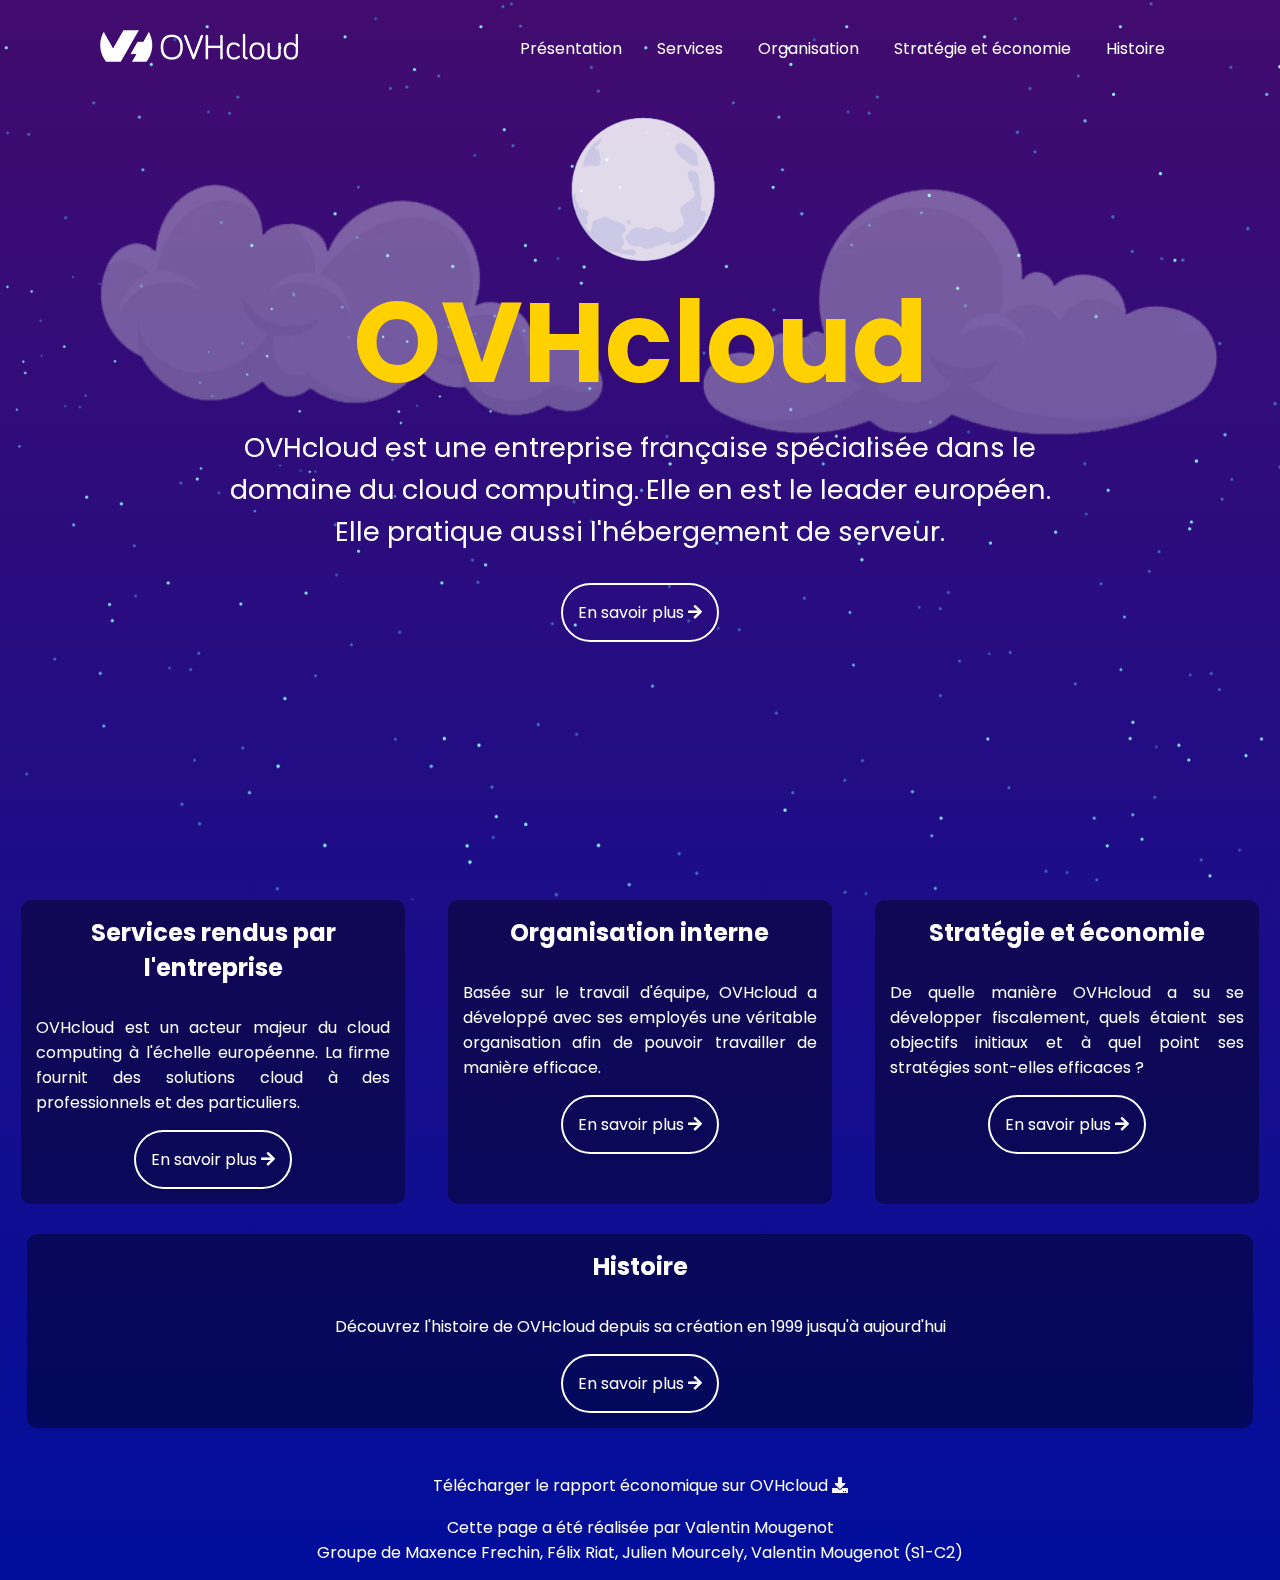
<file: index.html>
<!-- Page réalisée par Valentin MOUGENOT -->
<!DOCTYPE html>
<html lang="fr">
<head>
    <meta charset="UTF-8">
    <meta http-equiv="X-UA-Compatible" content="IE=edge">
    <meta name="viewport" content="width=device-width, initial-scale=1.0">
    <link rel="stylesheet" href="style_accueil.css">
    <link rel="stylesheet" href="https://cdnjs.cloudflare.com/ajax/libs/font-awesome/5.15.4/css/all.min.css"/>
    <link rel="icon" href="images/icones/favicon.ico">
    <title>Accueil</title>
</head>
<body>
    <header>
        <nav>
            <a href="#"><img src="./assets/logo-ovh.png" alt="logo-ovh"></a>
            <ul>
                <li><a href="page_1.html">Présentation</a></li>
                <li><a href="page_2.html">Services</a></li>
                <li><a href="page_3.html">Organisation</a></li>
                <li><a href="page_4.html">Stratégie et économie</a></li>
                <li><a href="histoire.html">Histoire</a></li>
            </ul>
        </nav>
        <div class="bg">
            <img src="./assets/stars.png" alt="stars" id="stars">
            <img src="./assets/moon.png" alt="moon" id="moon">
            <img src="./assets/cloud.png" alt="cloud" id="cloud">
        </div>
    </header>
    <section class="section-1">
        <div class="content">
            <h1 class="title">OVHcloud</h1>
            <p class="description">OVHcloud est une entreprise française spécialisée dans le domaine du cloud computing. Elle en est le leader européen. Elle pratique aussi l'hébergement de serveur.</p>
            <a href="page_1.html" class="btn first-btn">En savoir plus <i class="fas fa-arrow-right"></i></a>
        </div>
    </section>
    <section class="section-2">
        <div class="flex-box">
            <div class="flex-content">
                <h2>Services rendus par l'entreprise</h2>
                <p>OVHcloud est un acteur majeur du cloud computing à l'échelle européenne. La firme fournit des solutions cloud à des professionnels et des particuliers.</p>
                <a href="page_2.html" class="btn">En savoir plus <i class="fas fa-arrow-right"></i></a>
            </div>
            <div class="flex-content">
                <h2>Organisation interne</h2>
                <p>Basée sur le travail d'équipe, OVHcloud a développé avec ses employés une véritable organisation afin de pouvoir travailler de manière efficace.</p>
                <a href="page_3.html" class="btn">En savoir plus <i class="fas fa-arrow-right"></i></a>
            </div>
            <div class="flex-content">
                <h2>Stratégie et économie</h2>
                <p>De quelle manière OVHcloud a su se développer fiscalement, quels étaient ses objectifs initiaux et à quel point ses stratégies sont-elles efficaces ?</p>
                <a href="page_4.html" class="btn">En savoir plus <i class="fas fa-arrow-right"></i></a>
            </div>
        </div>
        <div class="histoire">
            <h2>Histoire</h2>
            <p>Découvrez l'histoire de OVHcloud depuis sa création en 1999 jusqu'à aujourd'hui</p>
            <a href="histoire.html" class="btn">En savoir plus <i class="fas fa-arrow-right"></i></a>
        </div>
    </section>
    <footer>
        <div class="rapport">
            <a href="doc/S1-C2_Felix-RIAT_Maxence-FRECHIN_Julien-MOURCELY_Valentin-MOUGENOT.pdf">Télécharger le rapport économique sur OVHcloud <i class="fas fa-download"></i></a>
        </div>
        <p>Cette page a été réalisée par Valentin Mougenot</p>
        <p>Groupe de Maxence Frechin, Félix Riat, Julien Mourcely, Valentin Mougenot (S1-C2)</p>
    </footer>
    <script src="index_accueil.js"></script>
</body>
</html>
</file>
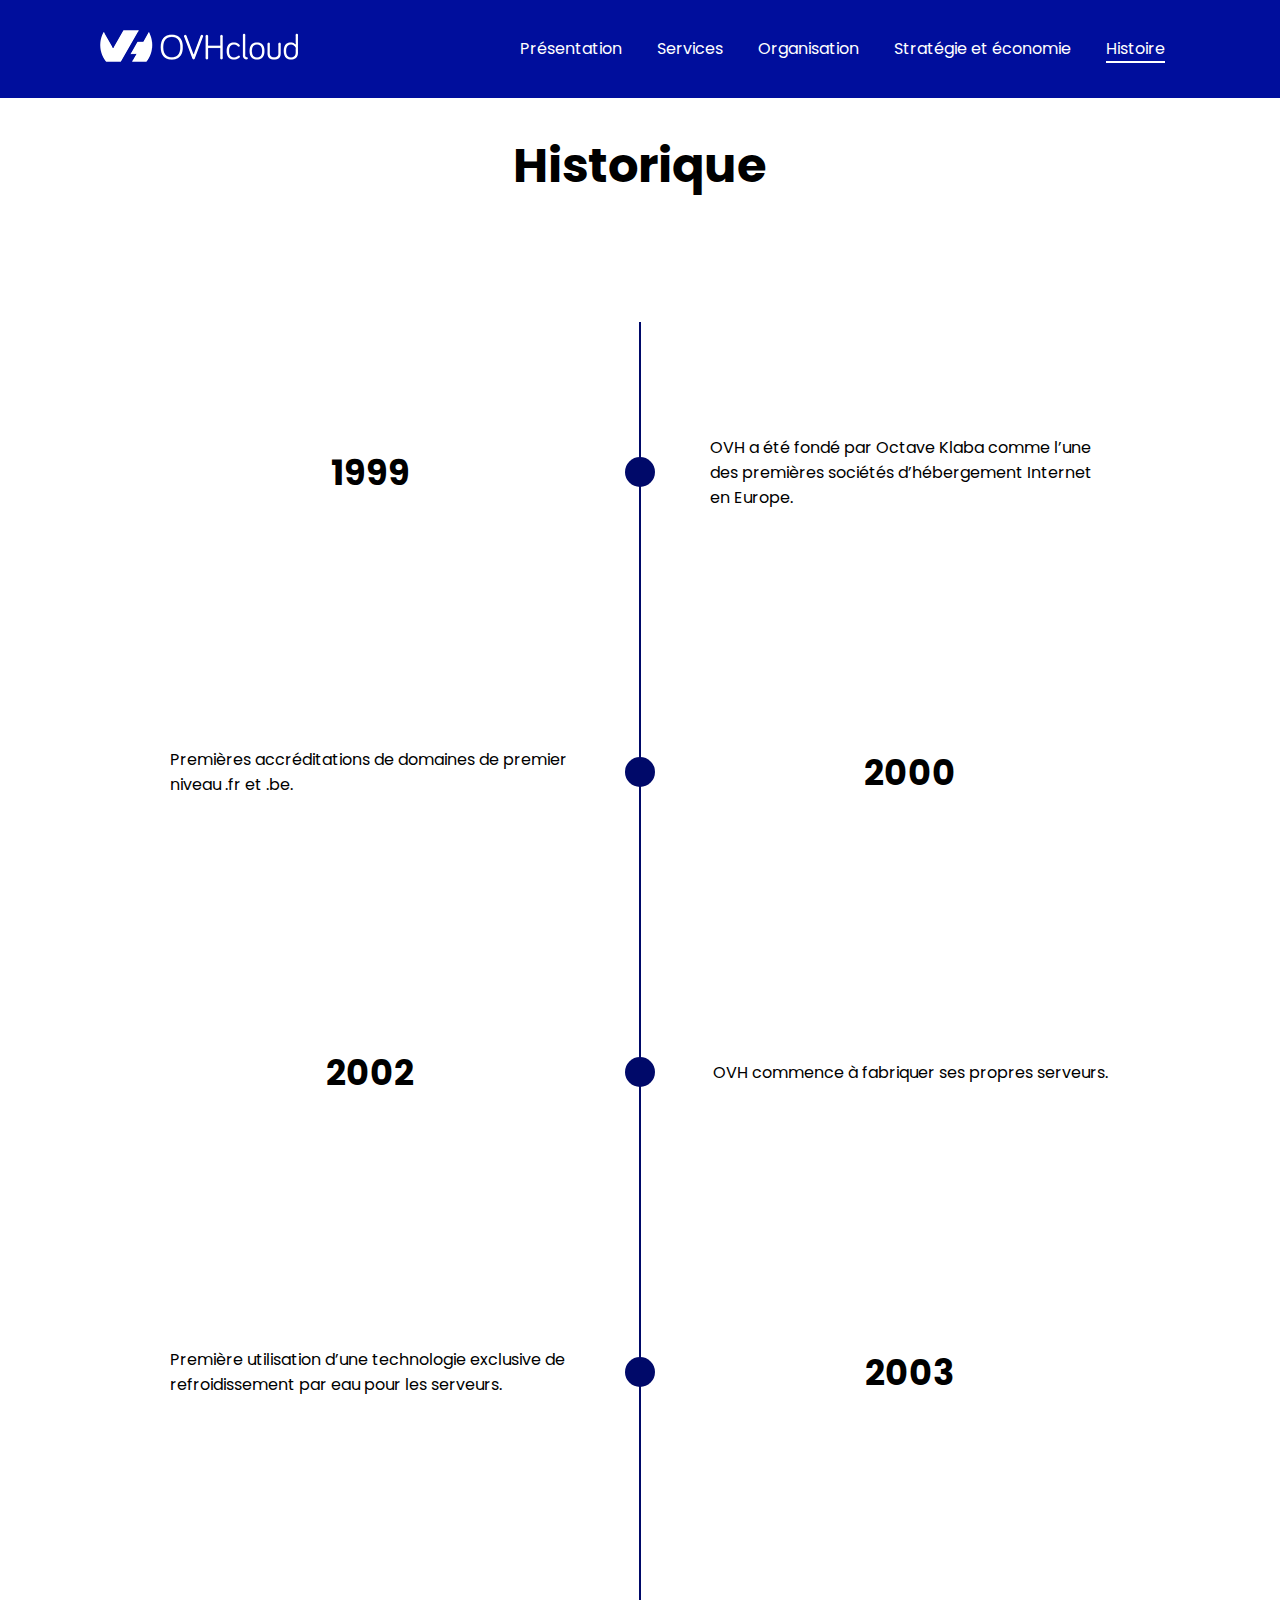
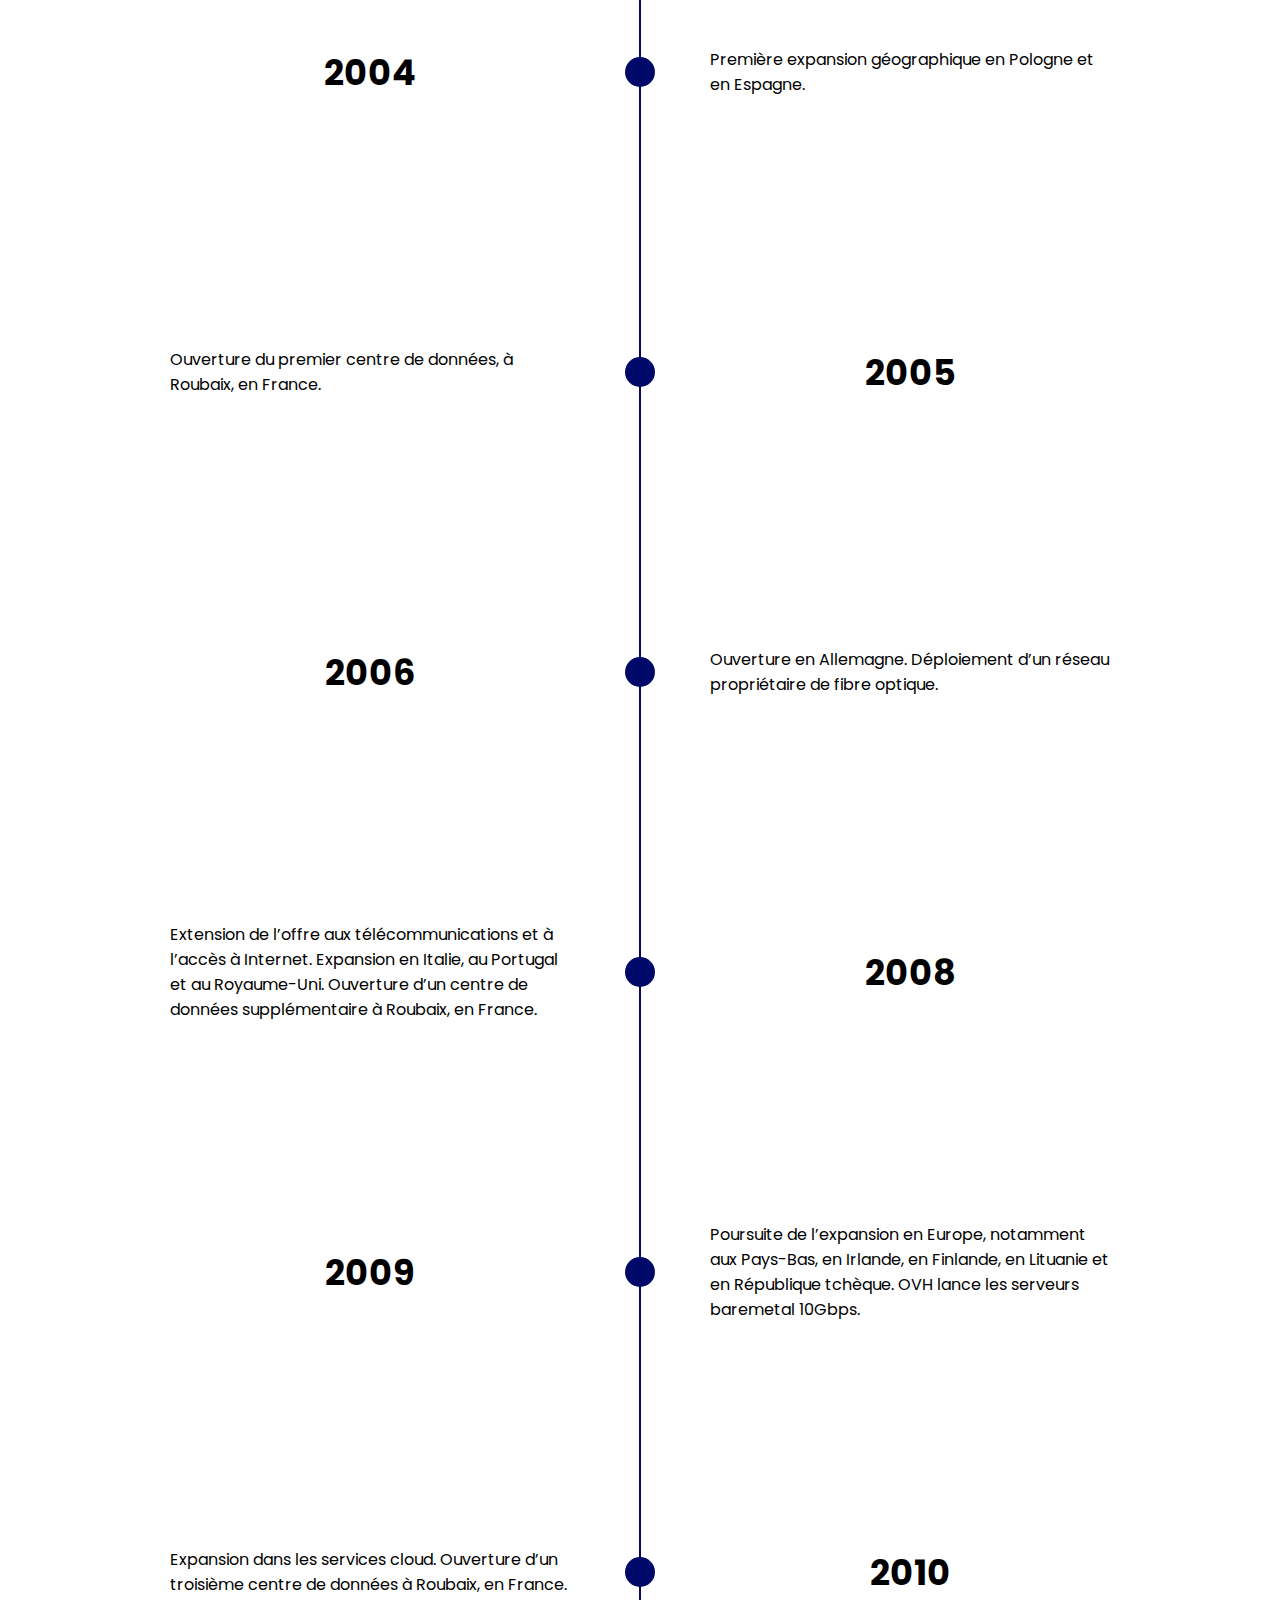
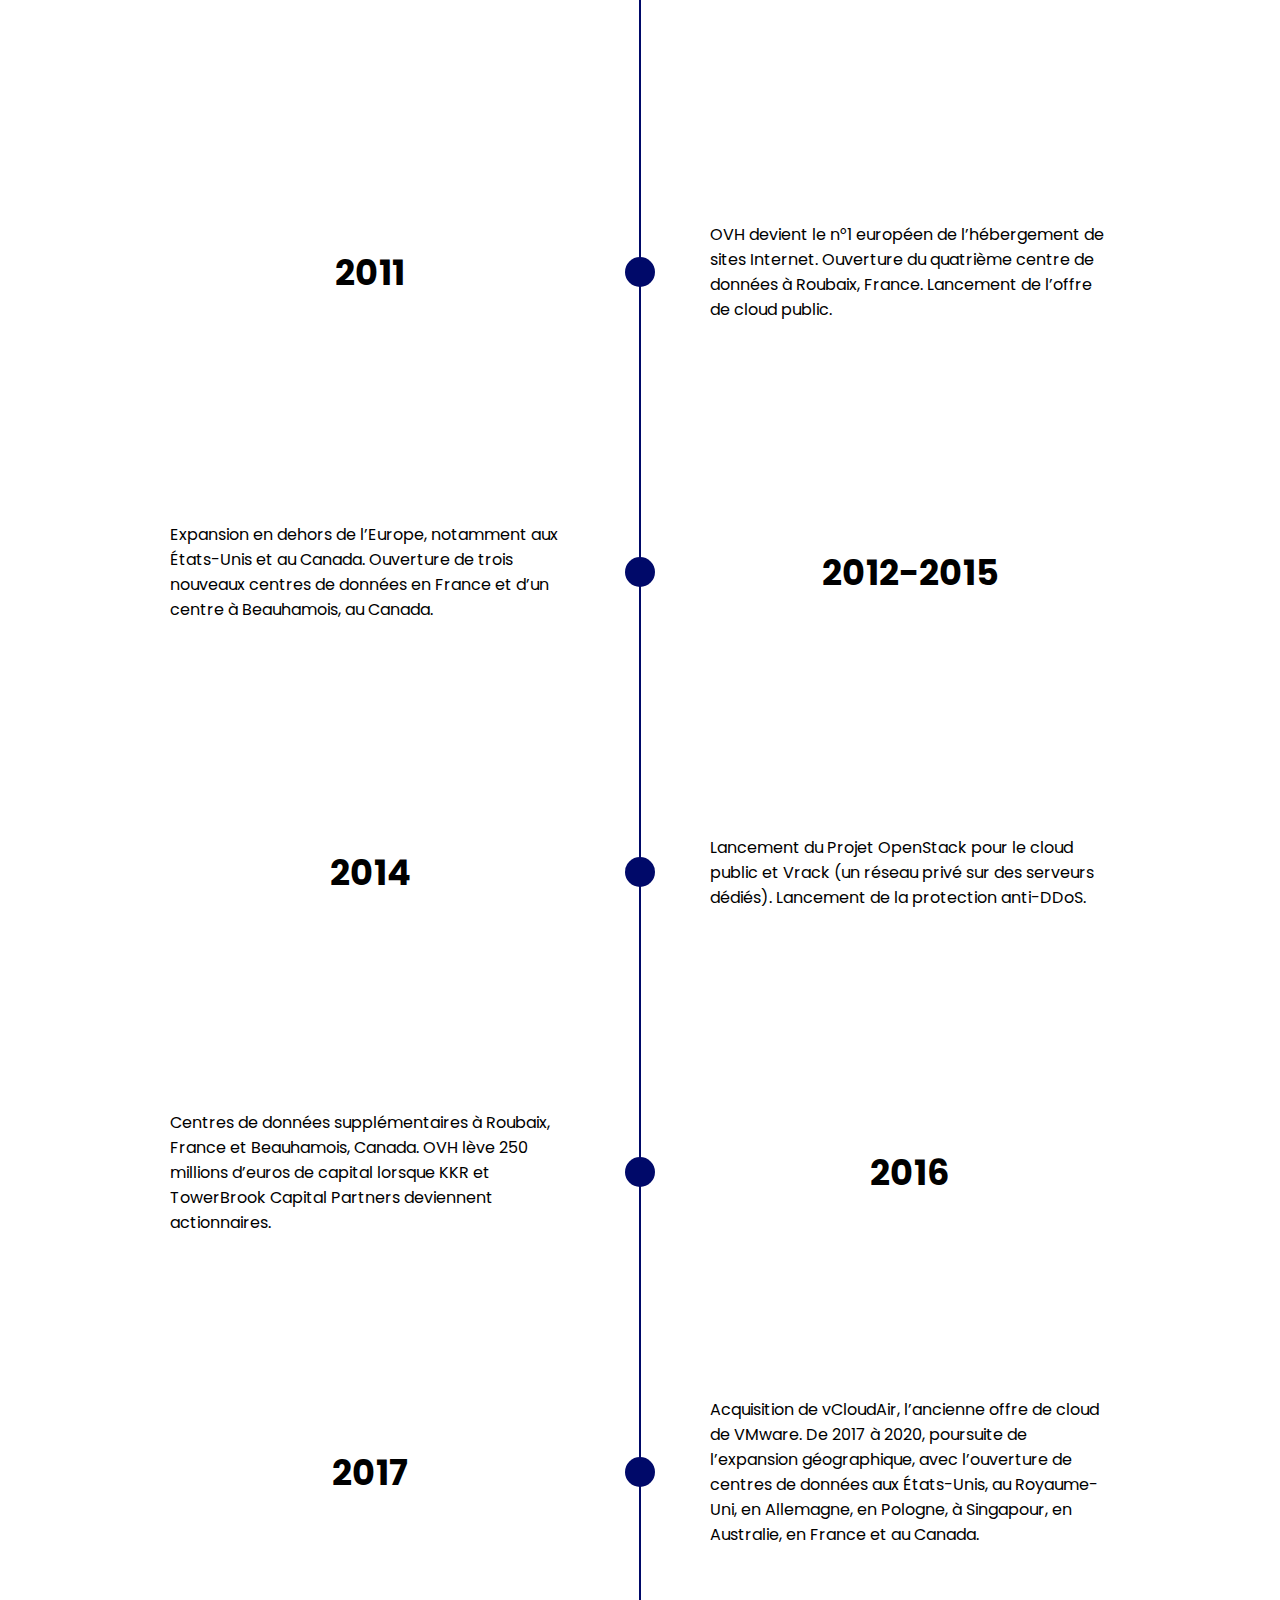
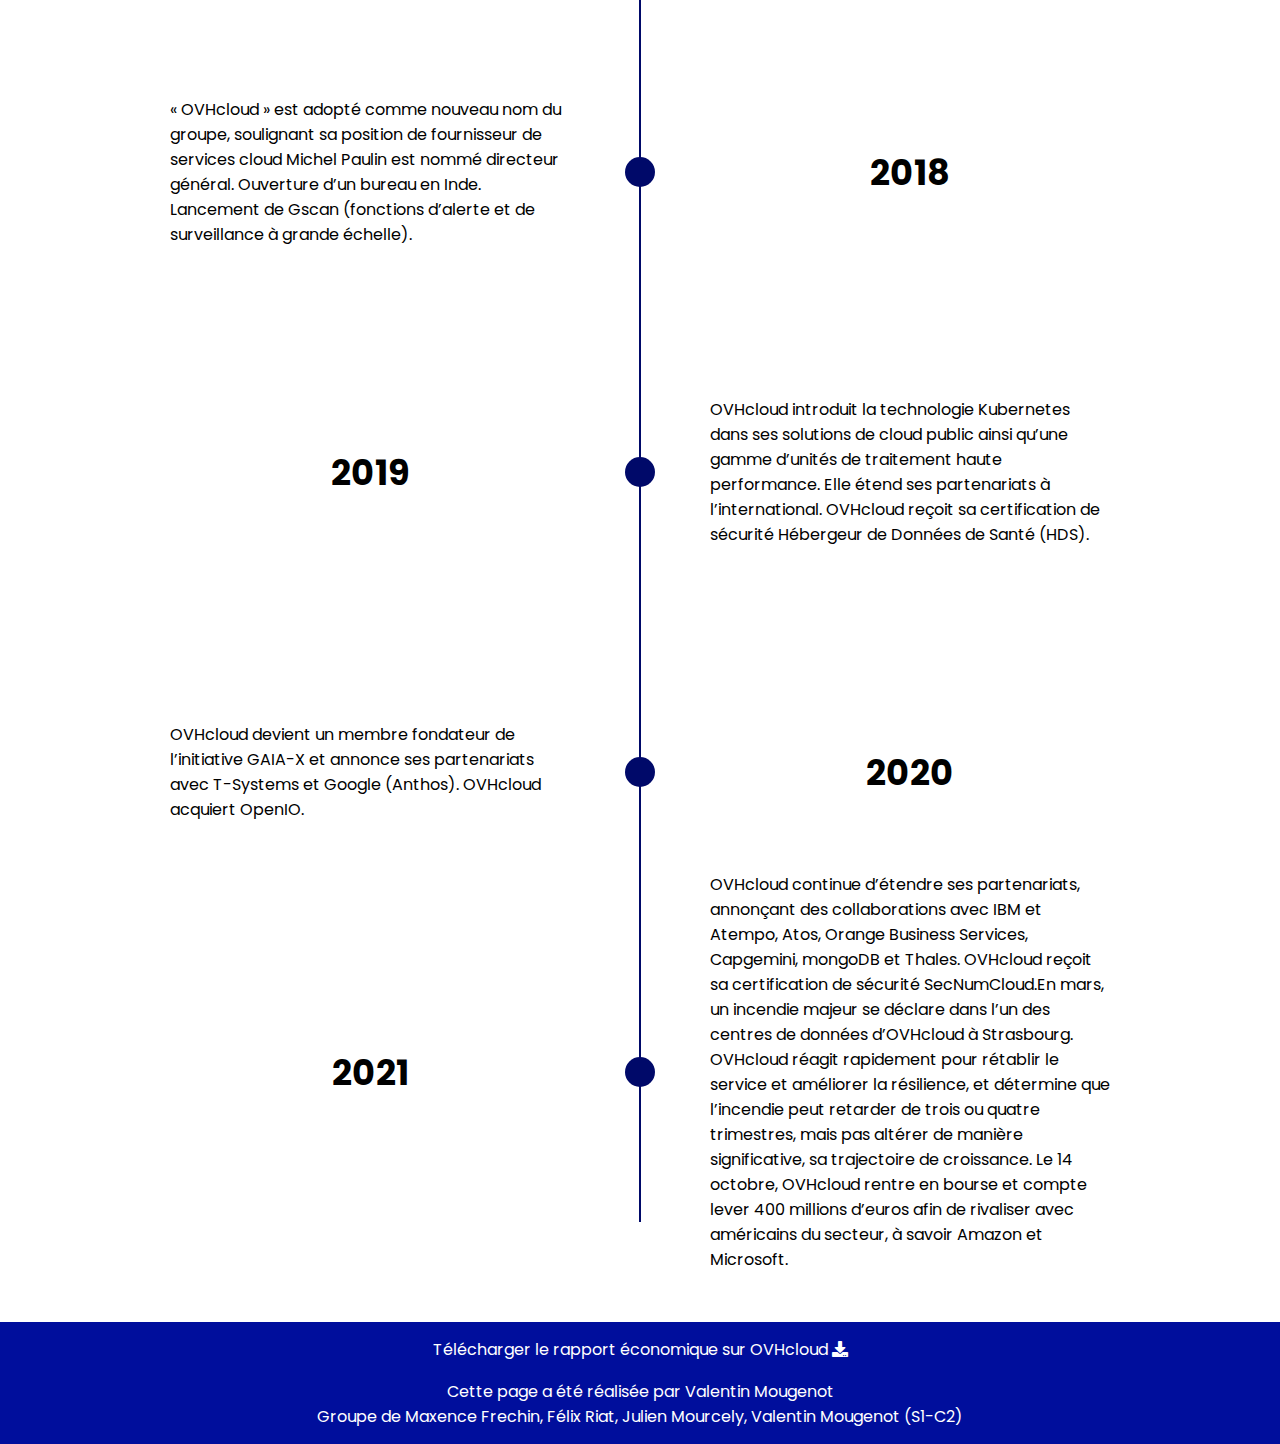
<file: histoire.html>
<!-- Page réalisée par Valentin MOUGENOT -->
<!DOCTYPE html>
<html lang="fr">
<head>
    <meta charset="UTF-8">
    <meta http-equiv="X-UA-Compatible" content="IE=edge">
    <meta name="viewport" content="width=device-width, initial-scale=1.0">
    <link rel="stylesheet" href="style_navbar_footer.css">
    <link rel="stylesheet" href="style_histoire.css">
    <link rel="icon" href="images/icones/favicon.ico">
    <title>Histoire</title>
    <!-- icones font-awesome -->
    <link rel="stylesheet" href="https://cdnjs.cloudflare.com/ajax/libs/font-awesome/5.15.4/css/all.min.css"/>
</head>
<body>
    <header>
        <nav>
            <a href="index.html"><img src="./assets/logo-ovh.png" alt="logo-ovh"></a>
            <ul>
                <li><a href="page_1.html">Présentation</a></li>
                <li><a href="page_2.html">Services</a></li>
                <li><a href="page_3.html">Organisation</a></li>
                <li><a href="page_4.html">Stratégie et économie</a></li>
                <li id="current-tab"><a href="#">Histoire</a></li>
            </ul>
        </nav>
        <h1>Historique</h1>
    </header>
    <section>
        <div class="grid-container">
            <div class="left date first">
                <h2>1999</h2>
            </div>
            <div class="right first">
                <p>OVH a été fondé par Octave Klaba comme l’une des premières sociétés d’hébergement Internet en Europe.</p>
            </div>
            <div class="left second">
                <p>Premières accréditations de domaines de premier niveau .fr et .be.</p>
            </div>
            <div class="right date second">
                <h2>2000</h2>
            </div>
            <div class="left date third">
                <h2>2002</h2>
            </div>
            <div class="right third">
                <p>OVH commence à fabriquer ses propres serveurs.</p>
            </div>
            <div class="left fourth">
                <p>Première utilisation d’une technologie exclusive de refroidissement par eau pour les serveurs.</p>
            </div>
            <div class="right date fourth">
                <h2>2003</h2>
            </div>
            <div class="left date fifth">
                <h2>2004</h2>
            </div>
            <div class="right fifth">
                <p>Première expansion géographique en Pologne et en Espagne.</p>
            </div>
            <div class="left sixth">
                <p>Ouverture du premier centre de données, à Roubaix, en France.</p>
            </div>
            <div class="right date sixth">
                <h2>2005</h2>
            </div>
            <div class="left date seventh">
                <h2>2006</h2>
            </div>
            <div class="right seventh">
                <p> Ouverture en Allemagne. Déploiement d’un réseau propriétaire de fibre optique.</p>
            </div>
            <div class="left eighth">
                <p>Extension de l’offre aux télécommunications et à l’accès à Internet. Expansion en Italie, au Portugal et au Royaume-Uni. Ouverture d’un centre de données supplémentaire à Roubaix, en France. </p>
            </div>
            <div class="right date eighth">
                <h2>2008</h2>
            </div>
            <div class="left date nineth">
                <h2>2009</h2>
            </div>
            <div class="right nineth">
                <p> Poursuite de l’expansion en Europe, notamment aux Pays-Bas, en Irlande, en Finlande, en Lituanie et en République tchèque. OVH lance les serveurs baremetal 10Gbps.</p>
            </div>
            <div class="left tenth">
                <p>Expansion dans les services cloud. Ouverture d’un troisième centre de données à Roubaix, en France.</p>
            </div>
            <div class="right date tenth">
                <h2>2010</h2>
            </div>
            <div class="left date eleventh">
                <h2>2011</h2>
            </div>
            <div class="right eleventh">
                <p>OVH devient le n°1 européen de l’hébergement de sites Internet. Ouverture du quatrième centre de données à Roubaix, France. Lancement de l’offre de cloud public.</p>
            </div>
            <div class="left twelveth">
                <p>Expansion en dehors de l’Europe, notamment aux États-Unis et au Canada. Ouverture de trois nouveaux centres de données en France et d’un centre à Beauhamois, au Canada.</p>
            </div>
            <div class="right date twelveth">
                <h2>2012-2015</h2>
            </div>
            <div class="left date thirteenth">
                <h2>2014</h2>
            </div>
            <div class="right thirteenth">
                <p>Lancement du Projet OpenStack pour le cloud public et Vrack (un réseau privé sur des serveurs dédiés). Lancement de la protection anti-DDoS.</p>
            </div>
            <div class="left fourteenth">
                <p>Centres de données supplémentaires à Roubaix, France et Beauhamois, Canada. OVH lève 250 millions d’euros de capital lorsque KKR et TowerBrook Capital Partners deviennent actionnaires.</p>
            </div>
            <div class="right date fourteenth">
                <h2>2016</h2>
            </div>
            <div class="left date fifteenth">
                <h2>2017</h2>
            </div>
            <div class="right fifteenth">
                <p> Acquisition de vCloudAir, l’ancienne offre de cloud de VMware. De 2017 à 2020, poursuite de l’expansion géographique, avec l’ouverture de centres de données aux États-Unis, au Royaume-Uni, en Allemagne, en Pologne, à Singapour, en Australie, en France et au Canada. </p>
            </div>
            <div class="left sixteenth">
                <p>« OVHcloud » est adopté comme nouveau nom du groupe, soulignant sa position de fournisseur de services cloud Michel Paulin est nommé directeur général. Ouverture d’un bureau en Inde. Lancement de Gscan (fonctions d’alerte et de surveillance à grande échelle).</p>
            </div>
            <div class="right date sixteenth">
                <h2>2018</h2>
            </div>
            <div class="left date seventeenth">
                <h2>2019</h2>
            </div>
            <div class="right seventeenth">
                <p> OVHcloud introduit la technologie Kubernetes dans ses solutions de cloud public ainsi qu’une gamme d’unités de traitement haute performance. Elle étend ses partenariats à l’international. OVHcloud reçoit sa certification de sécurité Hébergeur de Données de Santé (HDS).</p>
            </div>
            <div class="left eighteenth">
                <p>OVHcloud devient un membre fondateur de l’initiative GAIA-X et annonce ses partenariats avec T-Systems et Google (Anthos). OVHcloud acquiert OpenIO.</p>
            </div>
            <div class="right date eighteenth">
                <h2>2020</h2>
            </div>
            <div class="left date nineteenth">
                <h2>2021</h2>
            </div>
            <div class="right nineteenth">
                <p> OVHcloud continue d’étendre ses partenariats, annonçant des collaborations avec IBM et Atempo, Atos, Orange Business Services, Capgemini, mongoDB et Thales. OVHcloud reçoit sa certification de sécurité SecNumCloud.En mars, un incendie majeur se déclare dans l’un des centres de données d’OVHcloud à Strasbourg. OVHcloud réagit rapidement pour rétablir le service et améliorer la résilience, et détermine que l’incendie peut retarder de trois ou quatre trimestres, mais pas altérer de manière significative, sa trajectoire de croissance. Le 14 octobre, OVHcloud rentre en bourse et compte lever 400 millions d’euros afin de rivaliser avec américains du secteur, à savoir Amazon et Microsoft.</p>
            </div>
        </div>
    </section>
    <footer>
        <div class="rapport">
            <a href="doc/S1-C2_Felix-RIAT_Maxence-FRECHIN_Julien-MOURCELY_Valentin-MOUGENOT.pdf">Télécharger le rapport économique sur OVHcloud <i class="fas fa-download"></i></a>
        </div>
        <p>Cette page a été réalisée par Valentin Mougenot</p>
        <p>Groupe de Maxence Frechin, Félix Riat, Julien Mourcely, Valentin Mougenot (S1-C2)</p>
    </footer>
    <script src="index.js"></script>
</body>
</html>
</file>
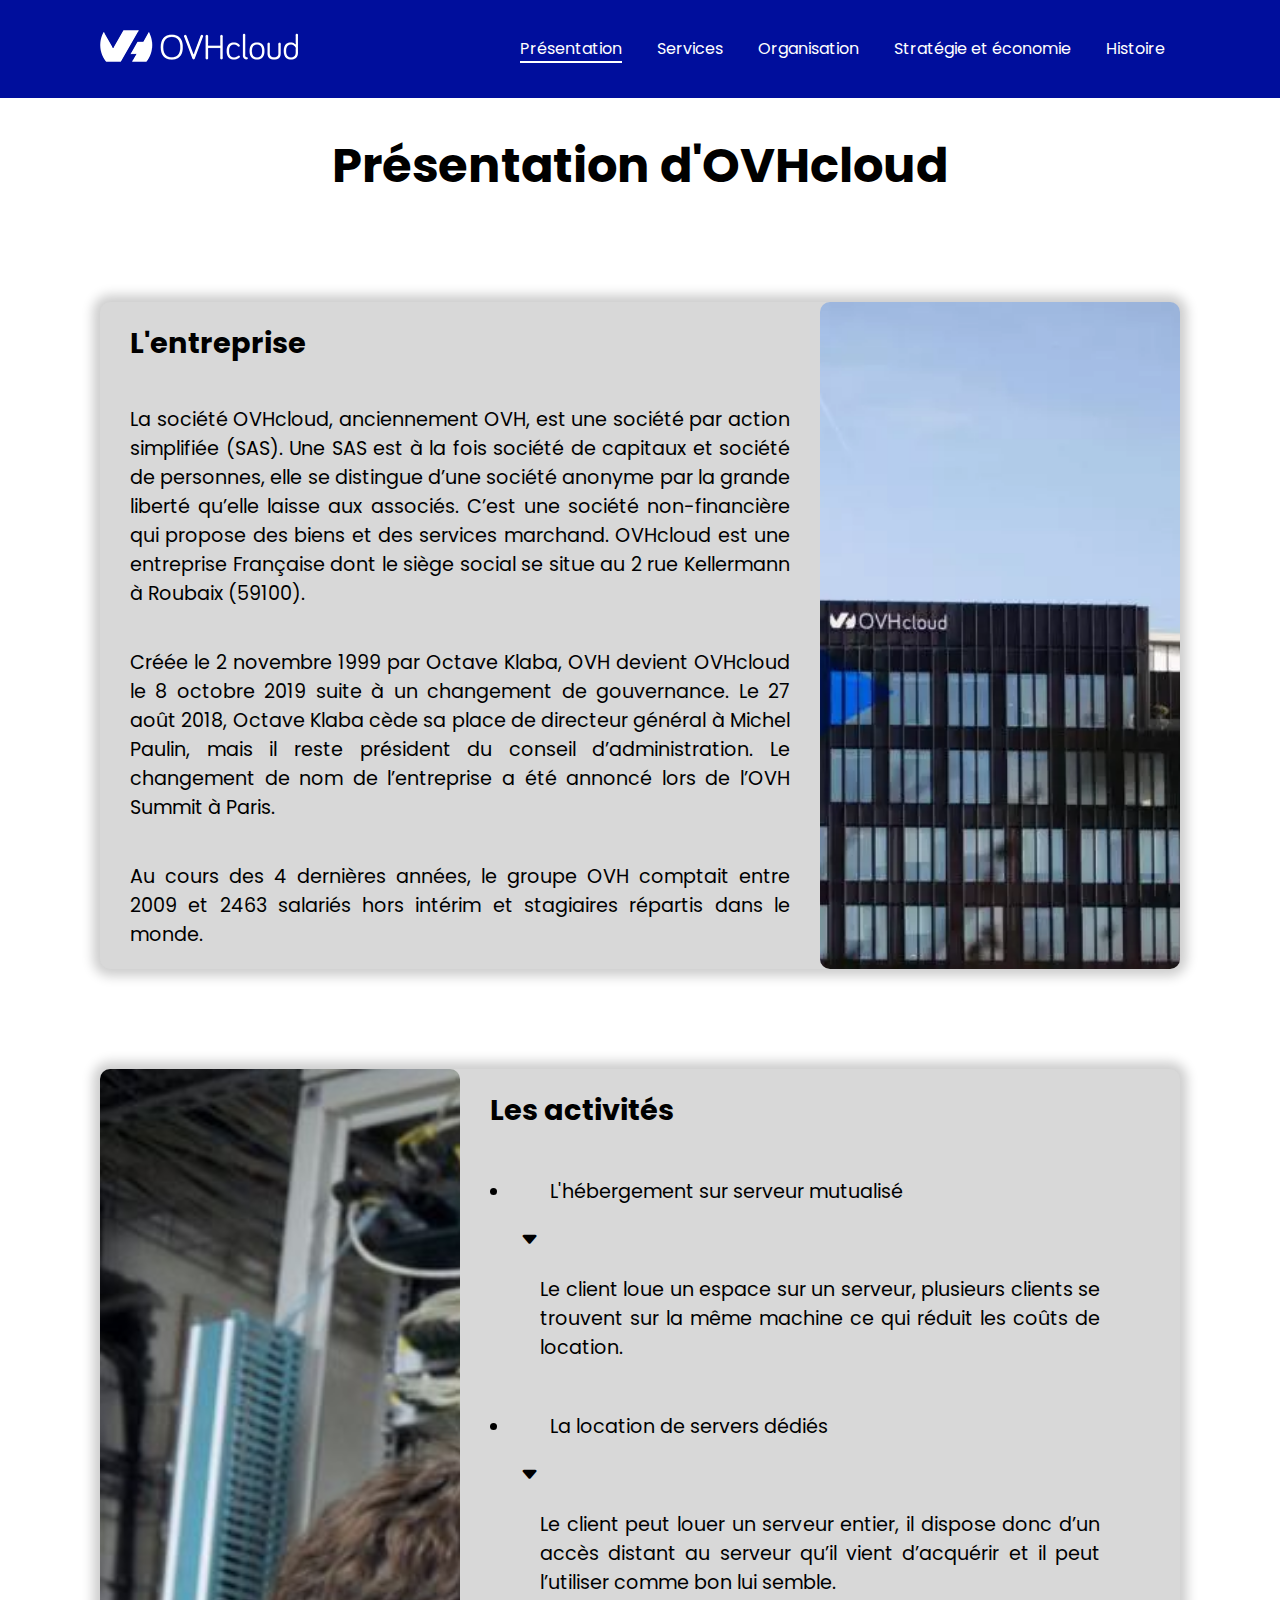
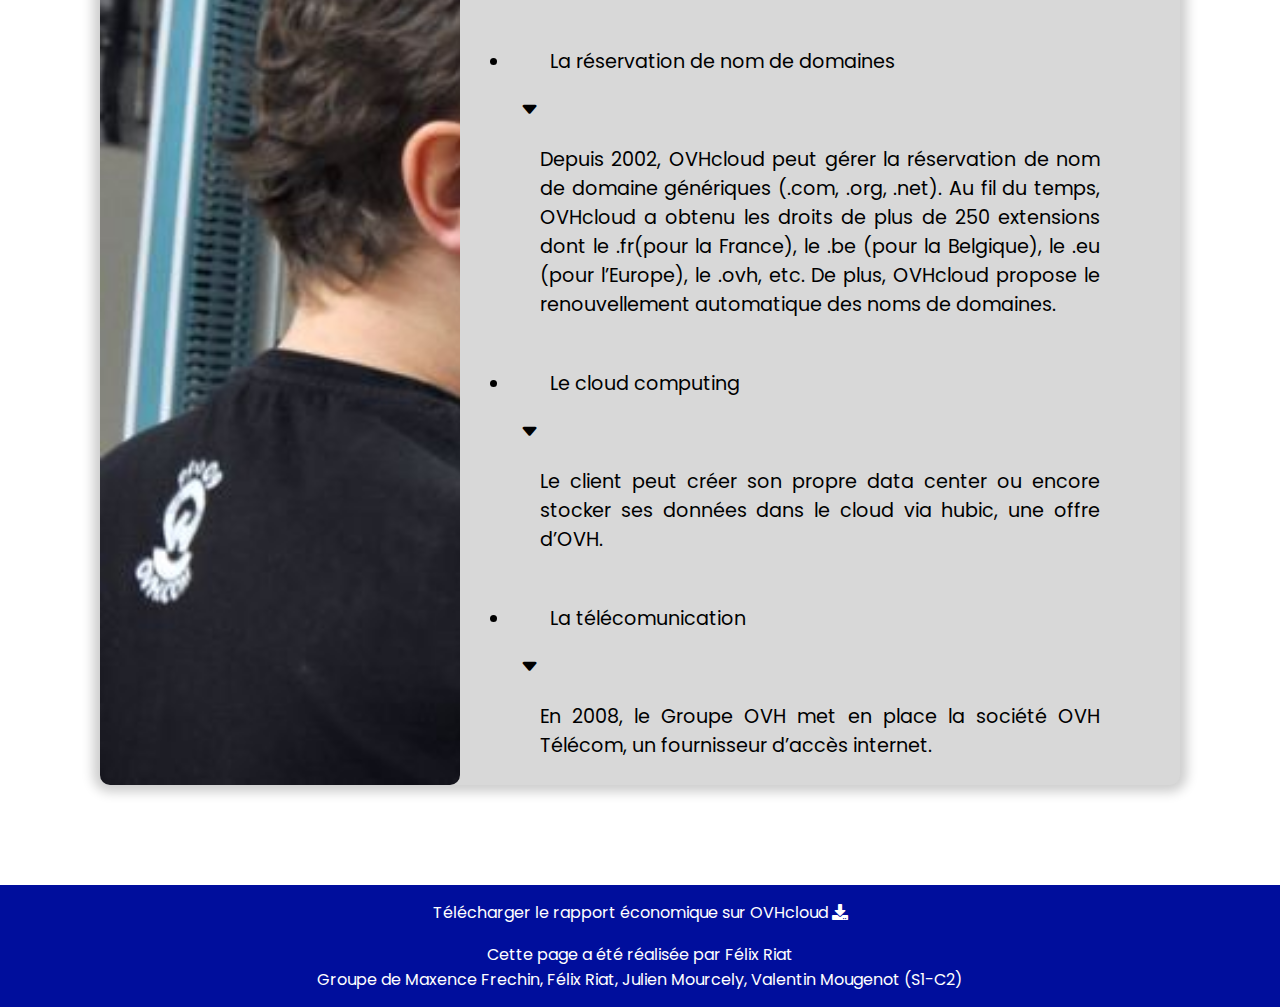
<file: page_1.html>
<!-- Page réalisée par Félix RIAT -->
<!DOCTYPE html>
    <html lang="fr">
    <head>
        <meta charset="UTF-8">
        <meta http-equiv="X-UA-Compatible" content="IE=edge">
        <meta name="viewport" content="width=device-width, initial-scale=1.0">
        <!-- css/js/icon bootstrap -->
        <link rel="stylesheet" href="https://cdn.jsdelivr.net/npm/bootstrap-icons@1.6.1/font/bootstrap-icons.css">
        <link href="https://cdn.jsdelivr.net/npm/bootstrap@5.0.2/dist/css/bootstrap.min.css" rel="stylesheet" integrity="sha384-EVSTQN3/azprG1Anm3QDgpJLIm9Nao0Yz1ztcQTwFspd3yD65VohhpuuCOmLASjC" crossorigin="anonymous">
        <script src="https://cdn.jsdelivr.net/npm/bootstrap@5.0.2/dist/js/bootstrap.bundle.min.js" integrity="sha384-MrcW6ZMFYlzcLA8Nl+NtUVF0sA7MsXsP1UyJoMp4YLEuNSfAP+JcXn/tWtIaxVXM" crossorigin="anonymous"></script>

        <link rel="stylesheet" href="style_navbar_footer.css">
        <link rel="stylesheet" href="style_page.css">
        <link rel="icon" href="images/icones/favicon.ico">

        <!-- icones font-awesome -->
        <link rel="stylesheet" href="https://cdnjs.cloudflare.com/ajax/libs/font-awesome/5.15.4/css/all.min.css"/>

        <title>Présentation</title>
    </head>
    <body>
        <header>
            <nav>
                <a href="index.html"><img src="./assets/logo-ovh.png" alt="logo-ovh"></a>
                <ul>
                    <li id="current-tab"><a href="#">Présentation</a></li>
                    <li><a href="page_2.html">Services</a></li>
                    <li><a href="page_3.html">Organisation</a></li>
                    <li><a href="page_4.html">Stratégie et économie</a></li>
                    <li><a href="histoire.html">Histoire</a></li>
                </ul>
            </nav>
            <h1>Présentation d'OVHcloud</h1>
        </header>
        <section>
            <div class="grid-container-img-right">
                <div class="text">
                    <h2>L'entreprise</h2>
                    <p>
                        La   société   OVHcloud,   anciennement   OVH,   est   une   société   par   action
                        simplifiée (SAS). Une SAS est à la fois société de capitaux et société de personnes,
                        elle se distingue d’une société anonyme par la grande liberté  qu’elle laisse  aux
                        associés.  C’est  une société non-financière qui propose des biens et des services
                        marchand. OVHcloud est une entreprise Française dont le siège social se situe au 2
                        rue Kellermann à Roubaix (59100).
                    </p>
                    <p>
                        Créée le 2 novembre 1999 par Octave Klaba, OVH devient OVHcloud le 8
                        octobre 2019 suite à un changement de gouvernance.   Le 27 août 2018, Octave
                        Klaba cède sa place de directeur général à Michel Paulin, mais il reste président du
                        conseil d’administration. Le changement de nom de l’entreprise a été annoncé lors
                        de l’OVH Summit à Paris.
                    </p>
                    <p>
                        Au cours des 4 dernières années, le groupe OVH comptait entre 2009 et
                        2463 salariés hors intérim  et stagiaires répartis dans le monde.
                    </p>
                </div>
                <div class="img-1"></div>
            </div>

            <div class="grid-container-img-left">
                <div class="img-2"></div>
                <div class="text">
                    <h2>Les activités</h2>
                    <ul class="activite">
                        <li data-bs-toggle="collapse" data-bs-target="#hebergement" aria-expanded="false" aria-controls="hebergement">
                            <div class="deroule">
                                <p class="d-inline">L'hébergement sur serveur mutualisé</p>
                                <i class="bi bi-caret-down-fill d-inline"></i>
                            </div>
                            <div class="collapse" id="hebergement">
                                <p>
                                    Le client loue un espace sur un serveur,
                                    plusieurs clients se trouvent sur la même machine ce qui réduit les coûts de
                                    location.
                                </p>
                            </div>
                        </li>
                        <li data-bs-toggle="collapse" data-bs-target="#location" aria-expanded="false" aria-controls="location">
                            <div class="deroule">
                                <p class="d-inline">La location de servers dédiés</p>
                                <i class="bi bi-caret-down-fill d-inline"></i>
                            </div>
                            <div class="collapse" id="location">
                                <p>
                                    Le client peut louer un serveur entier, il dispose
                                    donc d’un accès distant au serveur qu’il vient d’acquérir et il peut l’utiliser comme
                                    bon lui semble.
                                </p>
                            </div>
                        </li>
                        <li data-bs-toggle="collapse" data-bs-target="#nomDomaine" aria-expanded="false" aria-controls="nomDomaine">
                            <div class="deroule">
                                <p class="d-inline">La réservation de nom de domaines</p>
                                <i class="bi bi-caret-down-fill d-inline"></i>
                            </div>
                            <div class="collapse" id="nomDomaine">
                                <p>
                                    Depuis   2002,   OVHcloud   peut   gérer   la
                                    réservation de nom de domaine génériques (.com, .org, .net). Au fil du temps,
                                    OVHcloud a obtenu les droits de plus de 250 extensions dont le .fr(pour la France),
                                    le .be (pour la Belgique), le .eu (pour l’Europe), le .ovh, etc. De plus, OVHcloud
                                    propose le renouvellement automatique des noms de domaines.
                                </p>
                            </div>
                        </li>
                        <li data-bs-toggle="collapse" data-bs-target="#computing" aria-expanded="false" aria-controls="computing">
                            <div class="deroule">
                                <p class="d-inline">Le cloud computing</p>
                                <i class="bi bi-caret-down-fill d-inline "></i>
                            </div>
                            <div class="collapse" id="computing">
                                <p>
                                    Le client peut créer son propre data center ou encore stocker
                                    ses données dans le cloud via hubic, une offre d’OVH.
                                </p>
                            </div>
                        </li>
                        <li data-bs-toggle="collapse" data-bs-target="#telecomunication" aria-expanded="false" aria-controls="telecomunication">
                            <div class="deroule">
                                <p class="d-inline">La télécomunication</p>
                                <i class="bi bi-caret-down-fill d'inline"></i>
                            </div>
                            <div class="collapse" id="telecomunication">
                                <p>
                                    En 2008, le Groupe OVH met en place la société OVH
                                    Télécom, un fournisseur d’accès internet.
                                </p>
                            </div>
                        </li>
                    </ul>
                </div>
            </div>
        </section>
        <footer>
            <div class="rapport">
                <a href="doc/S1-C2_Felix-RIAT_Maxence-FRECHIN_Julien-MOURCELY_Valentin-MOUGENOT.pdf">Télécharger le rapport économique sur OVHcloud <i class="fas fa-download"></i></a>
            </div>
            <p>Cette page a été réalisée par Félix Riat</p>
            <p>Groupe de Maxence Frechin, Félix Riat, Julien Mourcely, Valentin Mougenot (S1-C2)</p>
        </footer>
    </body>
    </html>
</file>
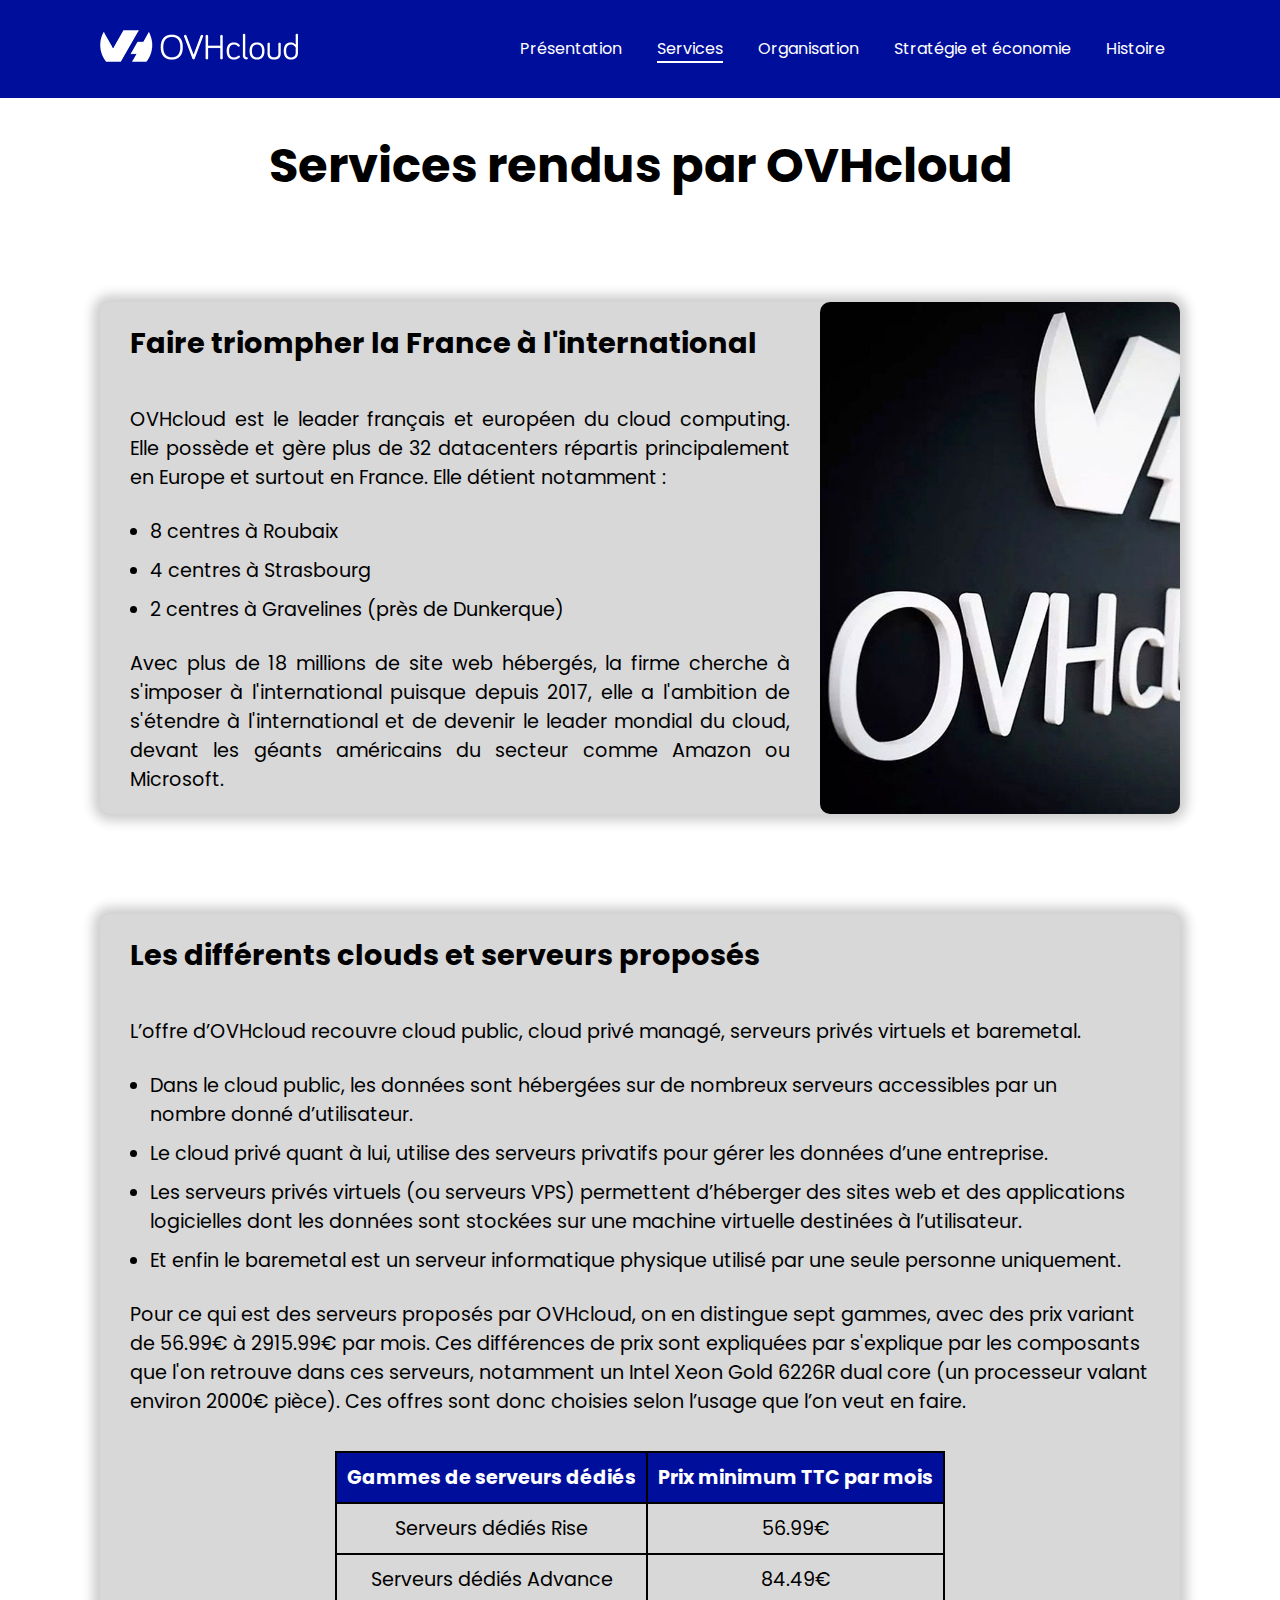
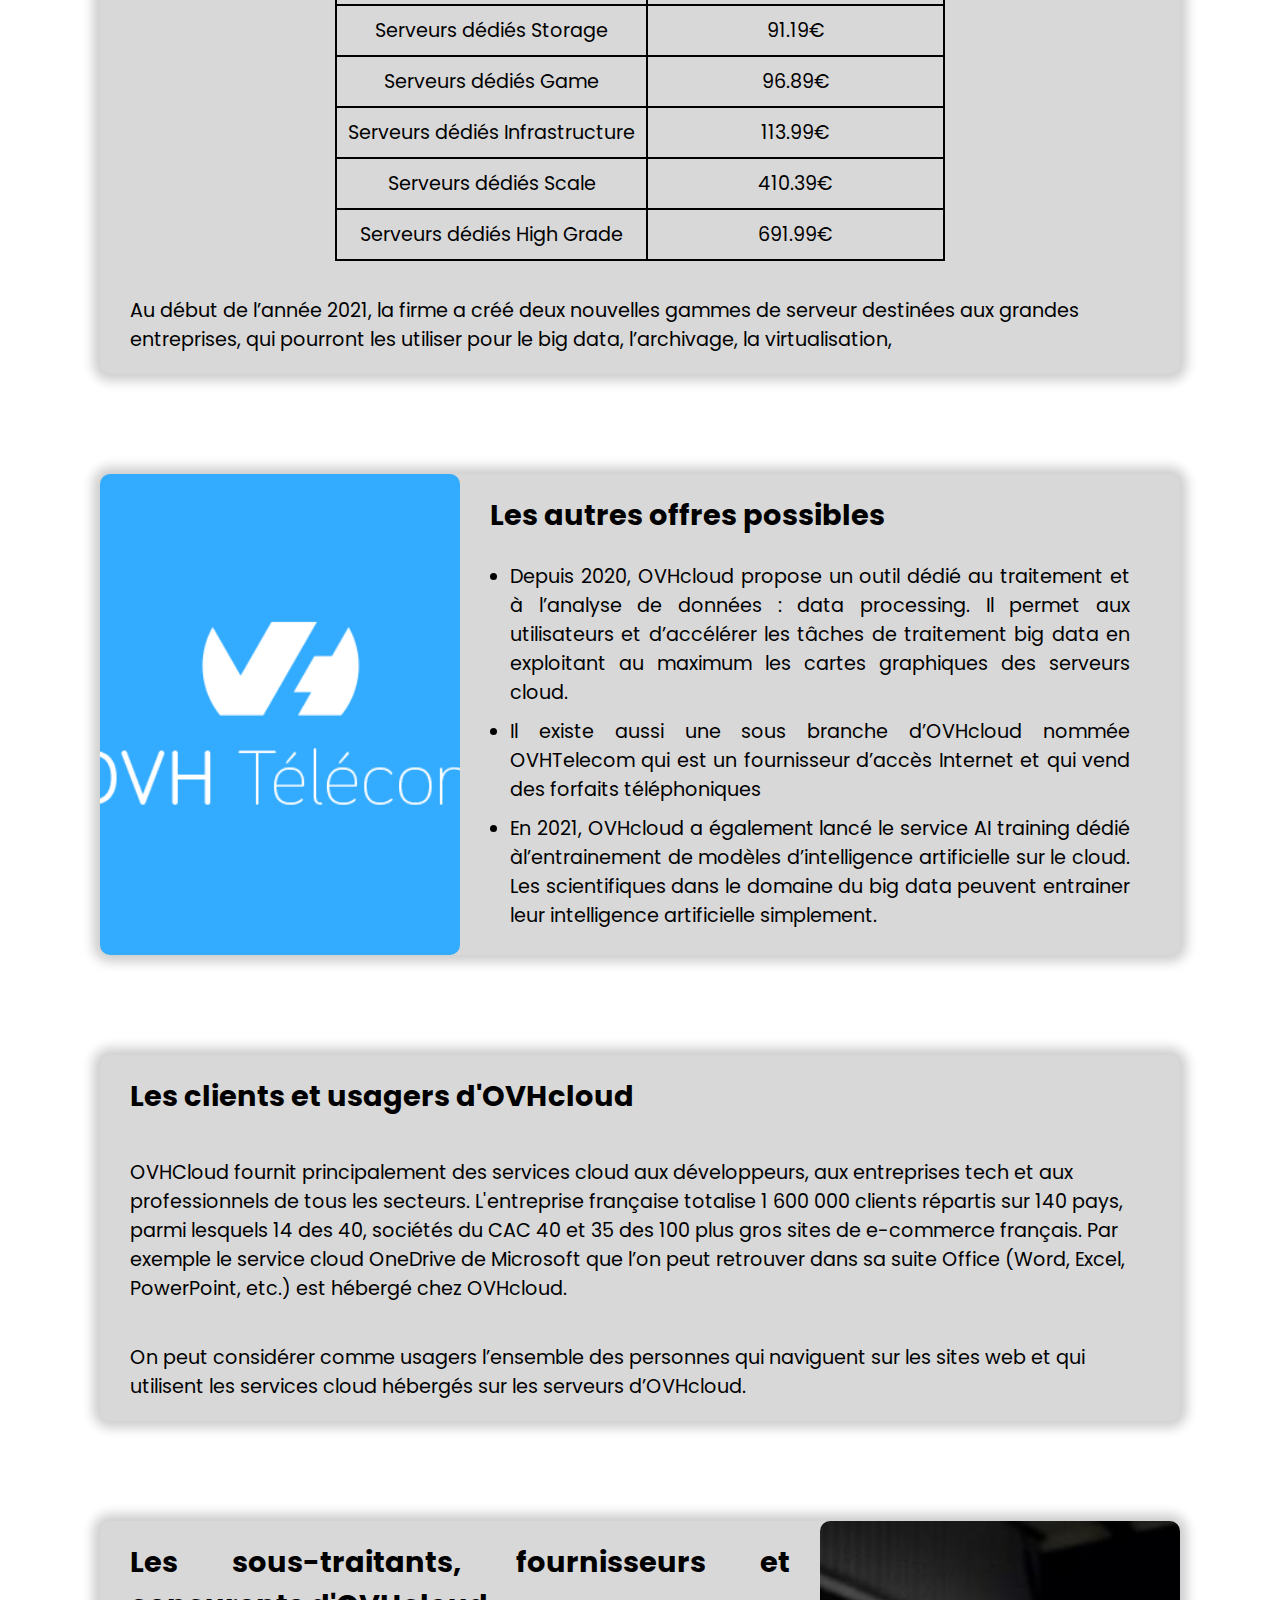
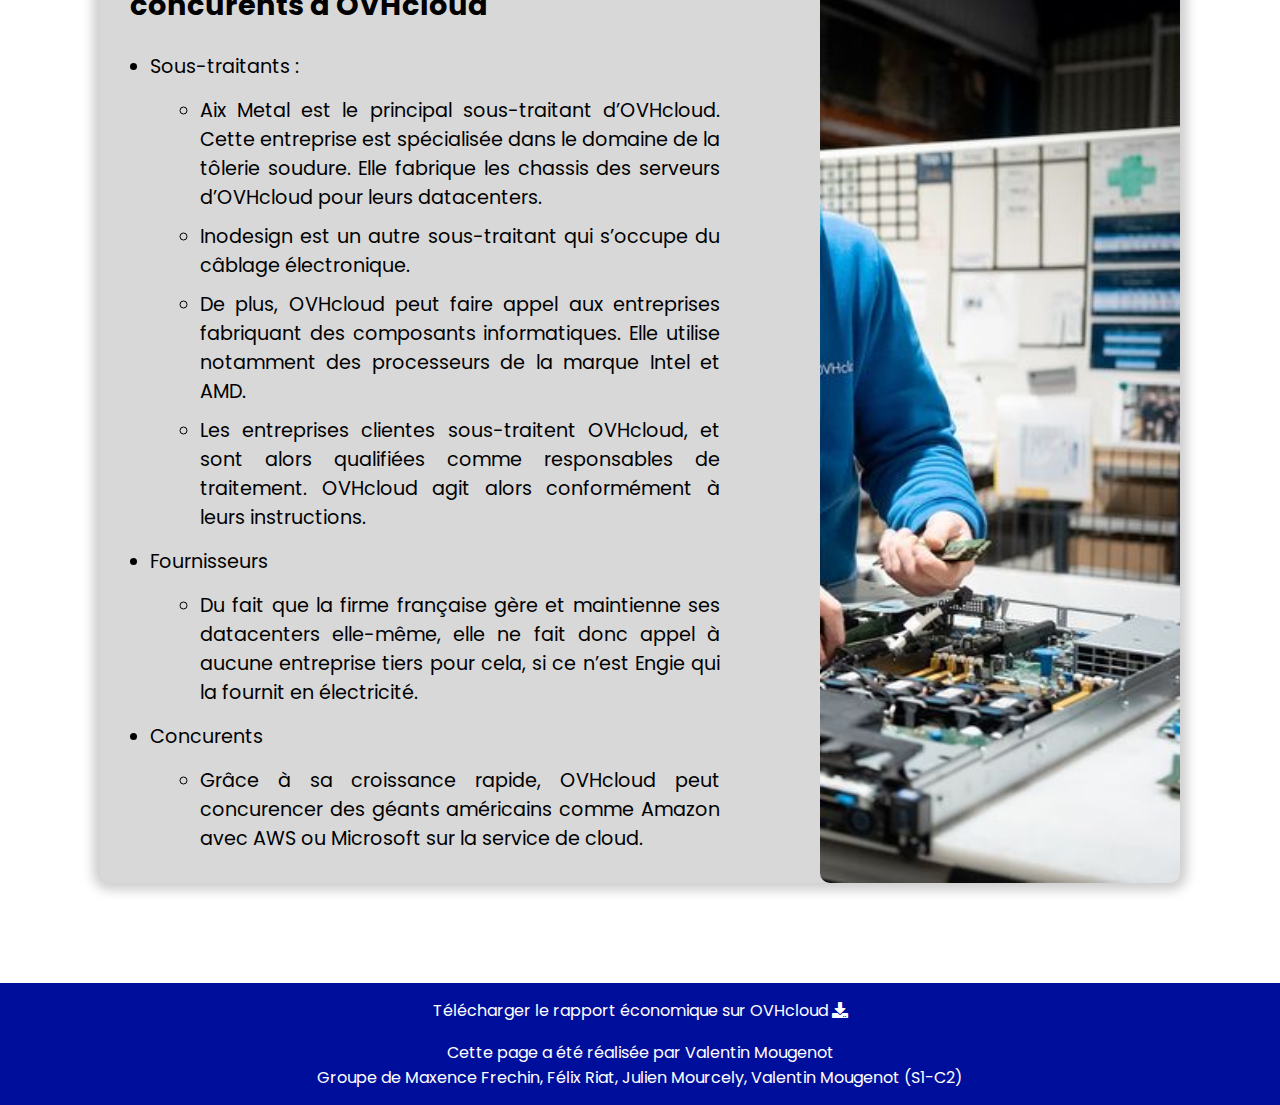
<file: page_2.html>
<!-- Page réalisée par Valentin MOUGENOT -->
<!DOCTYPE html>
<html lang="fr">
<head>
    <meta charset="UTF-8">
    <meta http-equiv="X-UA-Compatible" content="IE=edge">
    <meta name="viewport" content="width=device-width, initial-scale=1.0">
    <link rel="stylesheet" href="style_navbar_footer.css">
    <link rel="stylesheet" href="style_page.css">
    <link rel="icon" href="images/icones/favicon.ico">
    <!-- icones font-awesome -->
    <link rel="stylesheet" href="https://cdnjs.cloudflare.com/ajax/libs/font-awesome/5.15.4/css/all.min.css"/>
    <title>Services</title>
</head>
<body>
    <header>
        <nav>
            <a href="index.html"><img src="./assets/logo-ovh.png" alt="logo-ovh"></a>
            <ul>
                <li><a href="page_1.html">Présentation</a></li>
                <li id="current-tab"><a href="#">Services</a></li>
                <li><a href="page_3.html">Organisation</a></li>
                <li><a href="page_4.html">Stratégie et économie</a></li>
                <li><a href="histoire.html">Histoire</a></li>
            </ul>
        </nav>
        <h1>Services rendus par OVHcloud</h1>
    </header>
    <section>
        <div class="grid-container-img-right">
            <div class="text">
                <h2>Faire triompher la France à l'international</h2>
                <p>OVHcloud est le leader français et européen du cloud computing. Elle possède et gère plus de 32 datacenters répartis principalement en Europe et surtout en France. Elle détient notamment :</p>
                <ul>
                    <li>8 centres à Roubaix</li>
                    <li>4 centres à Strasbourg</li>
                    <li>2 centres à Gravelines (près de Dunkerque)</li>
                </ul>
                <p>Avec plus de 18 millions de site web hébergés, la firme cherche à s'imposer à l'international puisque depuis 2017, elle a l'ambition de s'étendre à l'international et de devenir le leader mondial du cloud, devant les géants américains du secteur comme Amazon ou Microsoft.</p>
            </div>
            <div class="img-3"></div>
        </div>
        <div class="paragraph-block">
            <h2>Les différents clouds et serveurs proposés</h2>
            <p>L’offre d’OVHcloud recouvre cloud public, cloud privé managé, serveurs privés virtuels et baremetal.</p>
            <ul>
                <li>Dans le cloud public, les données sont hébergées sur de nombreux serveurs accessibles par un nombre donné d’utilisateur.</li>
                <li>Le cloud privé quant à lui, utilise des serveurs privatifs pour gérer les données d’une entreprise.</li>
                <li>Les serveurs privés virtuels (ou serveurs VPS) permettent d’héberger des sites web et des applications logicielles dont les données sont stockées sur une machine virtuelle destinées à l’utilisateur.</li>
                <li>Et enfin le baremetal est un serveur informatique physique utilisé par une seule personne uniquement.</li>
            </ul>
            <p>Pour ce qui est des serveurs proposés par OVHcloud, on en distingue sept gammes, avec des prix variant de 56.99€ à 2915.99€ par mois. Ces différences de prix sont expliquées par s'explique par les composants que l'on retrouve dans ces serveurs, notamment un Intel Xeon Gold 6226R dual core (un processeur valant environ 2000€ pièce). Ces offres sont donc choisies selon l’usage que l’on veut en faire.</p>
            <div class="table">
                <table>
                    <thead>
                        <tr>
                            <th>Gammes de serveurs dédiés</th>
                            <th>Prix minimum TTC par mois</th>
                        </tr>
                    </thead>
                    <tbody>
                        <tr>
                            <td>Serveurs dédiés Rise</td>
                            <td>56.99€</td>
                        </tr>
                        <tr>
                            <td>Serveurs dédiés Advance</td>
                            <td>84.49€</td>
                        </tr>
                        <tr>
                            <td>Serveurs dédiés Storage</td>
                            <td>91.19€</td>
                        </tr>
                        <tr>
                            <td>Serveurs dédiés Game</td>
                            <td>96.89€</td>
                        </tr>
                        <tr>
                            <td>Serveurs dédiés Infrastructure</td>
                            <td>113.99€</td>
                        </tr>
                        <tr>
                            <td>Serveurs dédiés Scale</td>
                            <td>410.39€</td>
                        </tr>
                        <tr>
                            <td>Serveurs dédiés High Grade</td>
                            <td>691.99€</td>
                        </tr>
                    </tbody>
                </table>
            </div>
            <p>Au début de l’année 2021, la firme a créé deux nouvelles gammes de serveur destinées aux grandes entreprises, qui pourront les utiliser pour le big data, l’archivage, la virtualisation,</p>
        </div>
        <div class="grid-container-img-left">
            <div class="img-4"></div>
            <div class="text">
                <h2>Les autres offres possibles</h2>
                <ul class="last-ul">
                    <li>Depuis 2020, OVHcloud propose un outil dédié au traitement et à l’analyse de données : data processing. Il permet aux utilisateurs et d’accélérer les tâches de traitement big data en exploitant au maximum les cartes graphiques des serveurs cloud.</li>
                    <li>Il existe aussi une sous branche d’OVHcloud nommée OVHTelecom qui est un fournisseur d’accès Internet et qui vend des forfaits téléphoniques</li>
                    <li>En 2021, OVHcloud a également lancé le service AI training dédié àl’entrainement de modèles d’intelligence artificielle sur le cloud. Les scientifiques dans le domaine du big data peuvent entrainer leur intelligence artificielle simplement.</li>
                </ul>
            </div>
        </div>
        <div class="paragraph-block">
            <h2>Les clients et usagers d'OVHcloud</h2>
            <p>OVHCloud fournit principalement des services cloud aux développeurs, aux entreprises tech et aux professionnels de tous les secteurs. L'entreprise française totalise 1 600 000 clients répartis sur 140 pays, parmi lesquels 14 des 40, sociétés du CAC 40 et 35 des 100 plus gros sites de e-commerce français. Par exemple le service cloud OneDrive de Microsoft que l’on peut retrouver dans sa suite Office (Word, Excel, PowerPoint, etc.) est hébergé chez OVHcloud.</p>
            <p>On peut considérer comme usagers l’ensemble des personnes qui naviguent sur les sites web et qui utilisent les services cloud hébergés sur les serveurs d’OVHcloud.</p>
        </div>
        <div class="grid-container-img-right">
            <div class="text">
                <h2>Les sous-traitants, fournisseurs et concurents d'OVHcloud</h2>
                <ul>
                    <li>Sous-traitants :</li>
                    <li style="list-style: none;">
                        <ul>
                            <li>Aix Metal est le principal sous-traitant d’OVHcloud. Cette entreprise est spécialisée dans le domaine de la tôlerie soudure. Elle fabrique les chassis des serveurs d’OVHcloud pour leurs datacenters.</li>
                            <li>Inodesign est un autre sous-traitant qui s’occupe du câblage électronique.</li>
                            <li>De plus, OVHcloud peut faire appel aux entreprises fabriquant des composants informatiques. Elle utilise notamment des processeurs de la marque Intel et AMD. </li>
                            <li>Les entreprises clientes sous-traitent OVHcloud, et sont alors qualifiées comme responsables de traitement. OVHcloud agit alors conformément à leurs instructions.</li>
                        </ul>
                    </li>
                    <li>Fournisseurs</li>
                    <li style="list-style: none;">
                        <ul>
                            <li>Du fait que la firme française gère et maintienne ses datacenters elle-même, elle ne fait donc appel à aucune entreprise tiers pour cela, si ce n’est Engie qui la fournit en électricité.</li>
                        </ul>
                    </li>
                    <li>Concurents</li>
                    <li style="list-style: none;">
                        <div class="last-ul">
                            <ul>
                                <li>Grâce à sa croissance rapide, OVHcloud peut concurencer des géants américains comme Amazon avec AWS ou Microsoft sur la service de cloud.</li>
                            </ul>
                        </div>
                    </li>
                </ul>
            </div>
            <div class="img-5"></div>
        </div>
    </section>
    <footer>
        <div class="rapport">
            <a href="doc/S1-C2_Felix-RIAT_Maxence-FRECHIN_Julien-MOURCELY_Valentin-MOUGENOT.pdf">Télécharger le rapport économique sur OVHcloud <i class="fas fa-download"></i></a>
        </div>
        <p>Cette page a été réalisée par Valentin Mougenot</p>
        <p>Groupe de Maxence Frechin, Félix Riat, Julien Mourcely, Valentin Mougenot (S1-C2)</p>
    </footer>
</body>
</html>
</file>
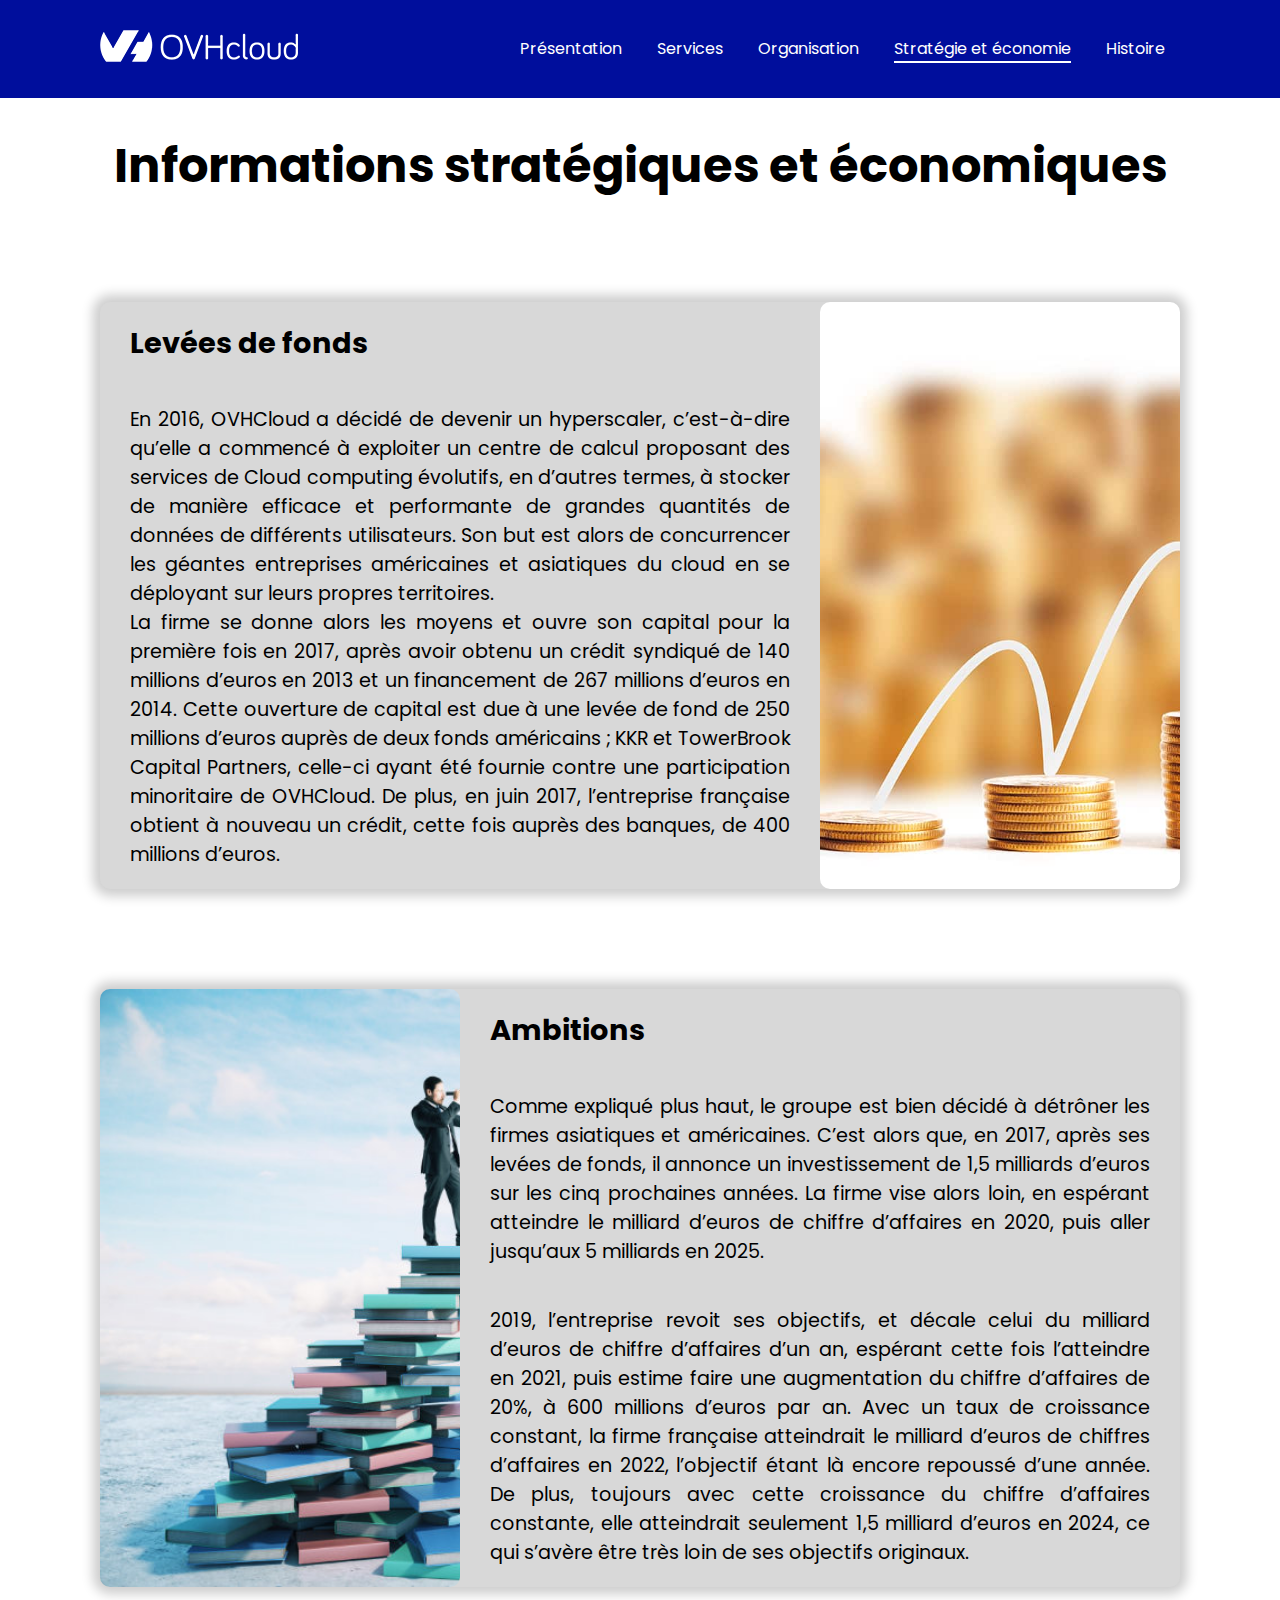
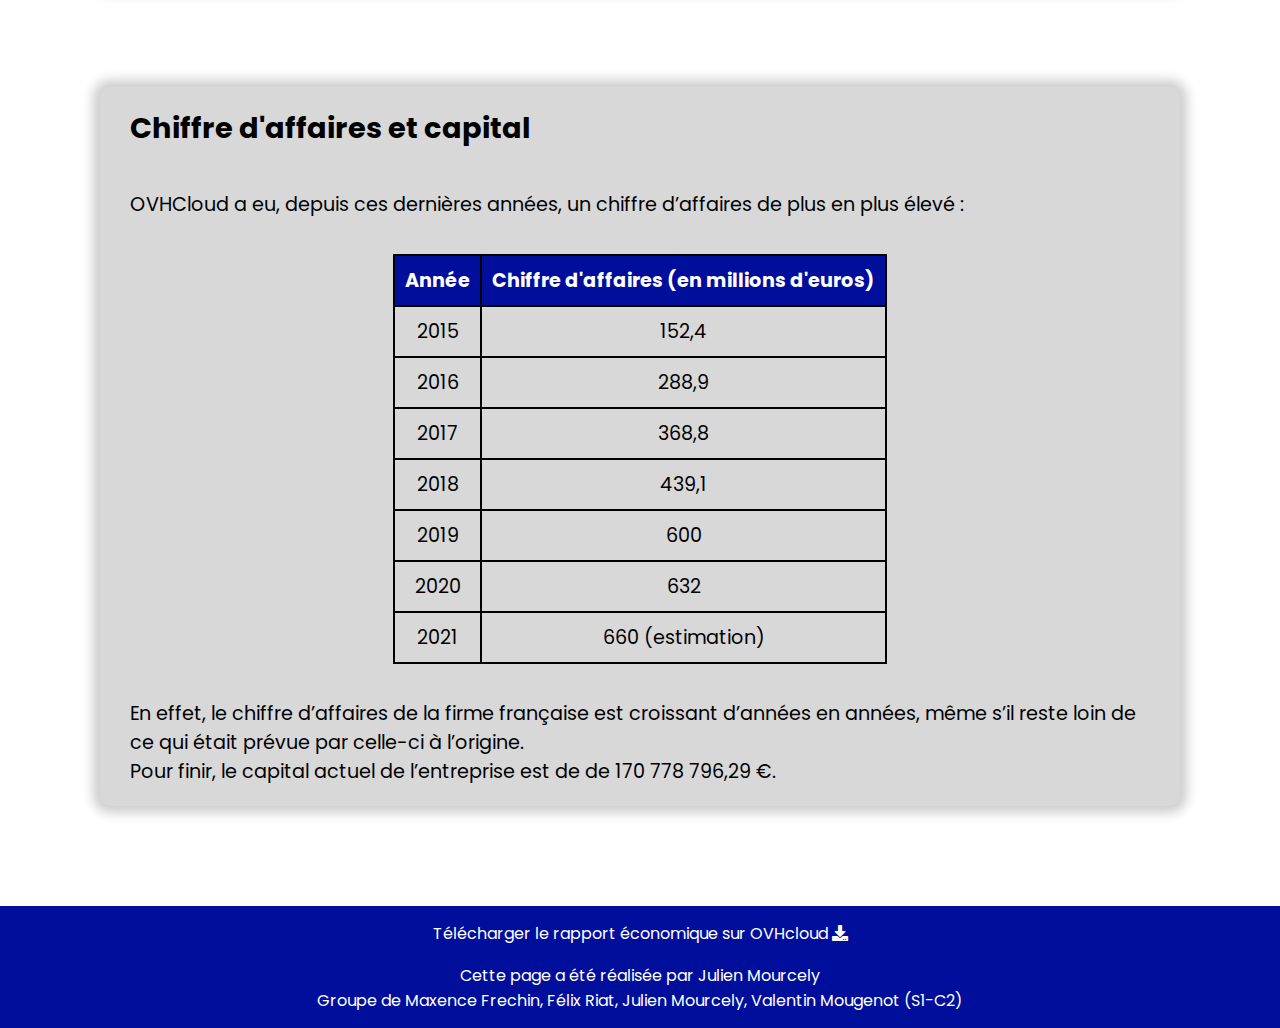
<file: page_4.html>
<!-- Page réalisée par Julien MOURCELY -->
<!DOCTYPE html>
<html lang="fr">
<head>
    <meta charset="UTF-8">
    <meta http-equiv="X-UA-Compatible" content="IE=edge">
    <meta name="viewport" content="width=device-width, initial-scale=1.0">
    <link rel="stylesheet" href="style_navbar_footer.css">
    <link rel="stylesheet" href="style_page.css">
    <link rel="icon" href="images/icones/favicon.ico">
    <!-- icones font-awesome -->
    <link rel="stylesheet" href="https://cdnjs.cloudflare.com/ajax/libs/font-awesome/5.15.4/css/all.min.css"/>
    <title>Stratégie et économie</title>
</head>
<body>
    <header>
        <nav>
            <a href="index.html"><img src="./assets/logo-ovh.png" alt="logo-ovh"></a>
            <ul>
                <li><a href="page_1.html">Présentation</a></li>
                <li><a href="page_2.html">Services</a></li>
                <li><a href="page_3.html">Organisation</a></li>
                <li id="current-tab"><a href="#">Stratégie et économie</a></li>
                <li><a href="histoire.html">Histoire</a></li>
            </ul>
        </nav>
        <h1>Informations stratégiques et économiques</h1>
    </header>
    <section>
        <div class="grid-container-img-right">
            <div class="text">
                <h2>Levées de fonds
                </h2>
                <p>En 2016, OVHCloud a décidé de devenir un hyperscaler, c’est-à-dire qu’elle a commencé à exploiter un centre de calcul proposant des services de Cloud computing évolutifs, en d’autres termes, à stocker de manière efficace et performante de grandes quantités de données de différents utilisateurs. Son but est alors de concurrencer les géantes entreprises américaines et asiatiques du cloud en se déployant sur leurs propres territoires. <br>
                La firme se donne alors les moyens et ouvre son capital pour la première fois en 2017, après avoir obtenu un crédit syndiqué de 140 millions d’euros en 2013 et un financement de 267 millions d’euros en 2014. Cette ouverture de capital est due à une levée de fond de 250 millions d’euros auprès de deux fonds américains ; KKR et TowerBrook Capital Partners, celle-ci ayant été fournie contre une participation minoritaire de OVHCloud. De plus, en juin 2017, l’entreprise française obtient à nouveau un crédit, cette fois auprès des banques, de 400 millions d’euros.</p>
            </div>
            <div class="img-10"></div>
        </div>
        <div class="grid-container-img-left">
            <div class="img-11"></div>
            <div class="text">
                <h2>Ambitions</h2>
                <p>Comme expliqué plus haut, le groupe est bien décidé à détrôner les firmes asiatiques et américaines. C’est alors que, en 2017, après ses levées de fonds, il annonce un investissement de 1,5 milliards d’euros sur les cinq prochaines années. La firme vise alors loin, en espérant atteindre le milliard d’euros de chiffre d’affaires en 2020, puis aller jusqu’aux 5 milliards en 2025.</p>
                <p>2019, l’entreprise revoit ses objectifs, et décale celui du milliard d’euros de chiffre d’affaires d’un an, espérant cette fois l’atteindre en 2021, puis estime faire une augmentation du chiffre d’affaires de 20%, à 600 millions d’euros par an. Avec un taux de croissance constant, la firme française atteindrait le milliard d’euros de chiffres d’affaires en 2022, l’objectif étant là encore repoussé d’une année. De plus, toujours avec cette croissance du chiffre d’affaires constante, elle atteindrait seulement 1,5 milliard d’euros en 2024, ce qui s’avère être très loin de ses objectifs originaux.</p>
            </div>
        </div>
        <div class="paragraph-block">
            <h2>Chiffre d'affaires et capital</h2>
            <p>OVHCloud a eu, depuis ces dernières années, un chiffre d’affaires de plus en plus élevé :</p>
            <div class="table">
                <table>
                    <thead>
                        <tr>
                            <th>Année</th>
                            <th>Chiffre d'affaires (en millions d'euros)</th>
                        </tr>
                    </thead>
                    <tbody>
                        <tr>
                            <td>2015</td>
                            <td>152,4</td>
                        </tr>
                        <tr>
                            <td>2016</td>
                            <td>288,9</td>
                        </tr>
                        <tr>
                            <td>2017</td>
                            <td>368,8</td>
                        </tr>
                        <tr>
                            <td>2018</td>
                            <td>439,1</td>
                        </tr>
                        <tr>
                            <td>2019</td>
                            <td>600</td>
                        </tr>
                        <tr>
                            <td>2020</td>
                            <td>632</td>
                        </tr>
                        <tr>
                            <td>2021</td>
                            <td>660 (estimation)</td>
                        </tr>
                    </tbody>
                </table>
            </div>
            <p>En effet, le chiffre d’affaires de la firme française est croissant d’années en années, même s’il reste loin de ce qui était prévue par celle-ci à l’origine.<br>
                Pour finir, le capital actuel de l’entreprise est de de 170 778 796,29 €.</p>
        </div>
    </section>
    <footer>
        <div class="rapport">
            <a href="doc/S1-C2_Felix-RIAT_Maxence-FRECHIN_Julien-MOURCELY_Valentin-MOUGENOT.pdf">Télécharger le rapport économique sur OVHcloud <i class="fas fa-download"></i></a>
        </div>
        <p>Cette page a été réalisée par Julien Mourcely</p>
        <p>Groupe de Maxence Frechin, Félix Riat, Julien Mourcely, Valentin Mougenot (S1-C2)</p>
    </footer>
</body>
</html>
</file>
<file: style_accueil.css>
@import url("https://fonts.googleapis.com/css2?family=Poppins&display=swap");

@keyframes anim_stars {
  0% {
    transform: translate(0, 0);
  }
  20% {
    transform: translate(20px, 20px);
  }
  40% {
    transform: translate(-20px, 20px);
  }
  60% {
    transform: translate(20px, -20px);
  }
  80% {
    transform: translate(-20px, -20px);
  }
  100% {
    transform: translate(0, 0);
  }
}

:root {
  --white: #fff;
  --gold: #ffd100;
  --blue: #000e9c;
}

* {
  margin: 0;
  padding: 0;
  box-sizing: border-box;
  list-style: none;
  font-family: "Poppins", sans-serif;
}
body {
  background: linear-gradient(
    0deg,
    rgba(0, 14, 156, 1) 0%,
    rgba(66, 11, 110, 1) 100%
  );
}
a {
  text-decoration: none;
}
nav {
  position: fixed;
  top: 0;
  left: 0;
  width: 100%;
  padding: 20px 100px;
  display: flex;
  justify-content: space-between;
  align-items: center;
  z-index: 5;
}
nav ul {
  display: flex;
  justify-content: center;
  align-items: center;
}
nav ul li {
  margin: 6px 15px 6px 20px;
}
nav a {
  color: var(--white);
}
nav ul li::after,
footer a::after {
  content: "";
  width: 0%;
  height: 2px;
  background: var(--gold);
  display: block;
  margin: auto;
  transition: 0.5s;
}
nav ul li:hover::after,
footer a:hover::after {
  width: 100%;
}
header .bg img {
  position: fixed;
  top: 0;
  left: 0;
  width: 100%;
  height: 100vh;
  object-fit: cover;
  object-position: center;
  z-index: -1;
}
#moon {
  opacity: 85%;
}
#cloud {
  top: -100px;
  object-fit: contain;
  opacity: 35%;
}
#stars {
  animation: anim_stars 40s infinite linear;
}
.section-1 {
  height: 100vh;
  display: flex;
  justify-content: center;
  align-items: center;
}
.section-1 h1 {
  text-align: center;
  font-size: 7rem;
  color: var(--gold);
}
.section-1 .description {
  text-align: center;
  font-size: 1.7rem;
  padding: 0 17%;
  color: var(--white);
}
.btn {
  position: relative;
  display: inline-block;
  border: 2px solid var(--white);
  color: var(--white);
  border-radius: 50px;
  padding: 15px;
  transition: 0.5s;
}
.section-1 .btn {
  left: 50%;
  transform: translateX(-50%);
  margin-top: 30px;
}
.btn:hover {
  background-color: var(--gold);
  border-color: var(--gold);
  color: var(--blue);
  letter-spacing: 1px;
}
.flex-box {
  display: flex;
  justify-content: space-around;
  align-items: stretch;
}
.flex-content {
  background-color: rgba(0, 0, 0, 0.38);
  border-radius: 10px;
  width: 30%;
  text-align: center;
}
.flex-box h2,
.flex-box p {
  color: var(--white);
  padding: 15px;
}
.flex-box p {
  text-align: justify;
}
.flex-box .btn,
.histoire .btn {
  margin-bottom: 15px;
}
.histoire {
  margin: 30px 27px;
  background-color: rgba(0, 0, 0, 0.38);
  border-radius: 10px;
  text-align: center;
}
.histoire h2,
.histoire p {
  color: var(--white);
  padding: 15px;
}
footer {
  text-align: center;
  color: var(--white);
  padding: 15px;
}
footer a {
  color: var(--white);
  display: inline-block;
}
footer .rapport {
  margin-bottom: 15px;
}
.title,
.description,
.first-btn {
  transition: 0.5s;
}
</file>
<file: style_navbar_footer.css>
@import url("https://fonts.googleapis.com/css2?family=Poppins&display=swap");

:root {
  --white: #fff;
  --blue: #000e9c;
}

* {
  margin: 0;
  padding: 0;
  box-sizing: border-box;
  font-family: "Poppins", sans-serif;
}
body {
  margin-top: 130px;
}

/********************************* NAVBAR *********************************/

nav {
  background-color: var(--blue);
  position: fixed;
  top: 0;
  left: 0;
  width: 100%;
  padding: 20px 100px;
  display: flex;
  justify-content: space-between;
  align-items: center;
  z-index: 5;
}
nav ul {
  list-style: none;
  display: flex;
  justify-content: center;
  align-items: center;
}
nav ul li {
  margin: 6px 15px 6px 20px;
}
nav a {
  color: var(--white);
}
nav a:hover,
footer a:hover {
  color: var(--white);
}
nav ul li::after,
footer a::after {
  content: "";
  width: 0%;
  height: 2px;
  background: var(--white);
  display: block;
  margin: auto;
  transition: 0.5s;
}
nav ul li:hover::after,
footer a:hover::after {
  width: 100%;
}
.img {
  display: flex;
  justify-content: center;
  align-items: center;
}
.grid-navbar img {
  height: 50px;
}
.flex-navbar a {
  text-decoration: none;
  color: var(--white);
}
.flex-navbar ul li::after {
  content: "";
  width: 0%;
  height: 2px;
  background: var(--white);
  display: block;
  margin: auto;
  transition: 0.5s;
}
#current-tab::after {
  width: 100%;
}
.flex-navbar ul li:hover::after {
  width: 100%;
}

/*********************************** FOOTER ***********************************/

footer {
  text-align: center;
  color: var(--white);
  padding: 15px;
  background-color: var(--blue);
}
footer a {
  color: var(--white);
  display: inline-block;
}
footer .rapport {
  margin-bottom: 15px;
}
footer a,
nav a {
  text-decoration: none;
}
</file>
<file: style_histoire.css>
h1 {
  text-align: center;
  font-size: 3rem;
  margin: 20px;
}
h2 {
  font-size: 2.2rem;
  display: inline-block;
}
.grid-container {
  display: grid;
  grid-template-columns: 1fr 1fr;
  padding: 100px;
}
.left,
.right {
  padding: 70px;
  height: 300px;
  display: flex;
  justify-content: center;
  align-items: center;
}
.paragraph {
  text-align: justify;
  font-size: 1.2rem;
}
.date {
  text-align: center;
}
.grid-container::after {
  content: "";
  position: absolute;
  width: 2px;
  height: 5700px;
  left: 50%;
  transform: translateX(-50%);
  background-color: #000969;
}
.left::after {
  content: "";
  position: absolute;
  width: 30px;
  height: 30px;
  background-color: #000969;
  border-radius: 50px;
  left: 50%;
  transform: translateX(-50%);
  z-index: 1;
}
.right,
.left {
  transition: 0.5s;
}
</file>
<file: style_page.css>
* {
  margin: 0;
  padding: 0;
  box-sizing: border-box;
}

h1 {
  text-align: center;
  font-size: 3rem;
  margin: 20px;
  font-weight: bold;
}

.grid-container-img-right,
.grid-container-img-left,
.paragraph-block {
  background-color: #d8d8d8;
  border-radius: 10px;
  margin: 100px;
  box-shadow: 0px 0px 12px 7px rgba(0, 0, 0, 0.2);
}
.grid-container-img-right p,
.grid-container-img-left p,
.paragraph-block p,
.grid-container-img-right ul,
.grid-container-img-left ul,
.paragraph-block ul {
  font-size: 1.2rem;
}
.grid-container-img-right h2,
.grid-container-img-left h2,
.paragraph-block h2 {
  font-size: 1.8rem;
}
.grid-container-img-right p,
.grid-container-img-left p,
.paragraph-block p,
.grid-container-img-right h2,
.grid-container-img-left h2,
.paragraph-block h2 {
  padding: 20px 30px;
}
.grid-container-img-right ul,
.grid-container-img-left ul,
.paragraph-block ul {
  padding: 0 50px;
}
.grid-container-img-right li,
.grid-container-img-left li,
.paragraph-block li {
  padding: 5px 0;
}
.grid-container-img-right {
  display: grid;
  grid-template-columns: 2fr 1fr;
}
.grid-container-img-left {
  display: grid;
  grid-template-columns: 1fr 2fr;
}
.last-ul {
  margin-bottom: 20px;
}
.text {
  text-align: justify;
}
table {
  border-collapse: collapse;
}
th {
  background-color: #000e9c;
  color: #fff;
}
th,
td {
  border: 2px solid black;
  padding: 10px;
  text-align: center;
  font-size: 1.2rem;
}
.table {
  display: flex;
  justify-content: center;
  padding: 15px;
}
.deroule {
  cursor: pointer;
  margin: 0px 10px;
}
.img-1 {
  background: url(./assets/img-1.png) center/cover;
  border-radius: 10px;
}
.img-2 {
  background: url(./assets/img-2.jpg) left/cover;
  border-radius: 10px;
}
.img-3 {
  background: url(./assets/img-3.jpg) left/cover;
  border-radius: 10px;
}
.img-4 {
  background: url(./assets/img-4.png) center/cover;
  border-radius: 10px;
}
.img-5 {
  background: url(./assets/img-5.jpg) right/cover;
  border-radius: 10px;
}
.img-6 {
  background: url(./assets/img-6.jpg) center/cover;
  border-radius: 10px;
}
.img-7 {
  background: url(./assets/img-7.jpg) center/cover;
  border-radius: 10px;
}
.img-8 {
  background: url(./assets/img-8.jpeg) center/cover;
  border-radius: 10px;
}
.img-9 {
  background: url(./assets/img-9.png) center/cover;
  border-radius: 10px;
}
.img-10 {
  background: url(./assets/img-10.jpeg) left/cover;
  border-radius: 10px;
}
.img-11 {
  background: url(./assets/img-11.png) left/cover;
  border-radius: 10px;
}
</file>
